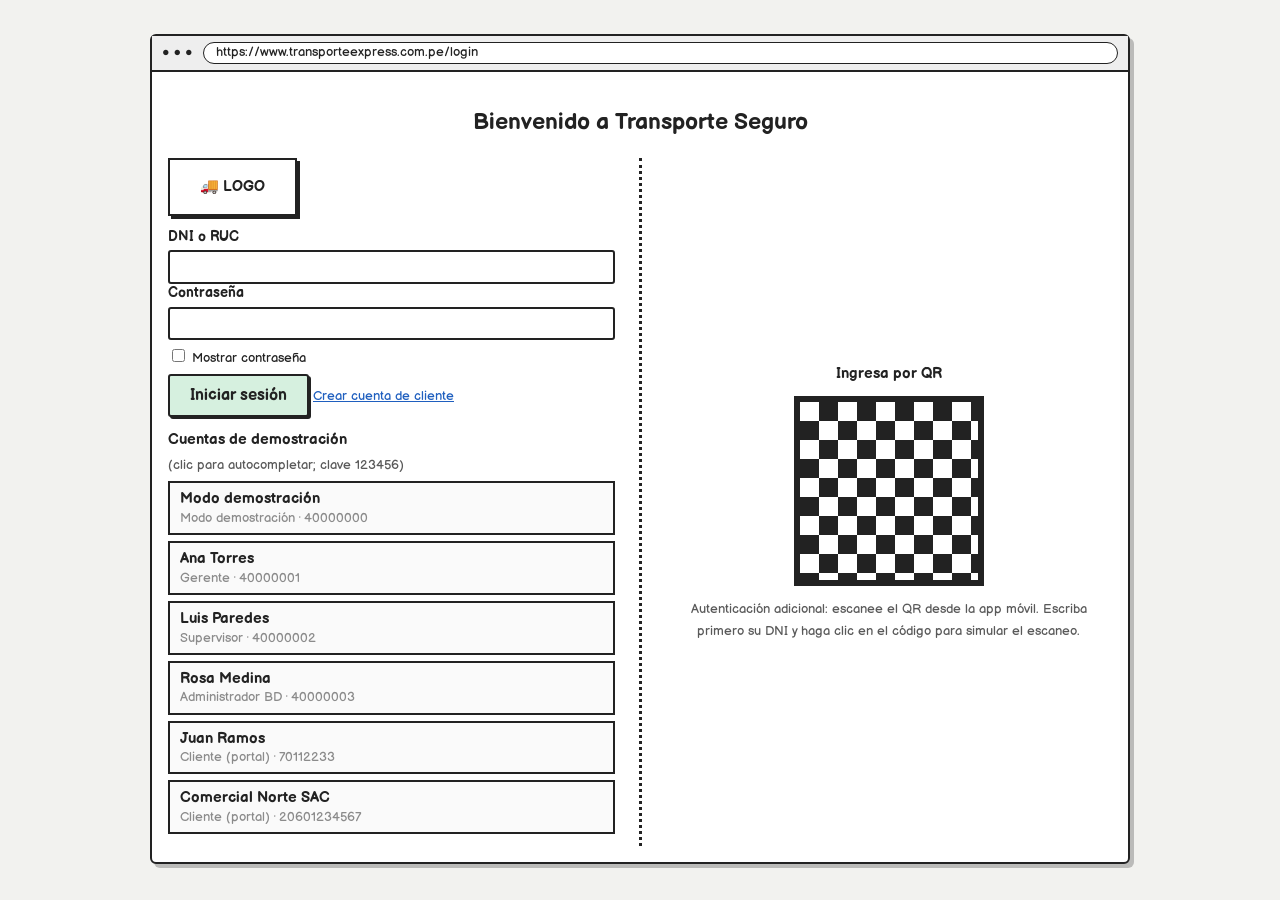
<file: prototipo/index.html>
<!doctype html>
<html lang="es">
<head>
<meta charset="utf-8">
<meta name="viewport" content="width=device-width,initial-scale=1">
<title>Transporte Seguro – Prototipo</title>
<link rel="preconnect" href="https://fonts.googleapis.com">
<link href="https://fonts.googleapis.com/css2?family=Balsamiq+Sans:wght@400;700&family=Inter:wght@400;500;600;700&display=swap" rel="stylesheet">
<link rel="stylesheet" href="css/styles.css">
</head>
<body>
<div id="app"></div>
<div id="toasts"></div>
<div id="modal-root"></div>
<script src="js/data.js"></script>
<script src="js/ui.js"></script>
<script src="js/modules.js"></script>
<script src="js/modules2.js"></script>
<script src="js/portal.js"></script>
<script src="js/main.js"></script>
</body>
</html>
</file>
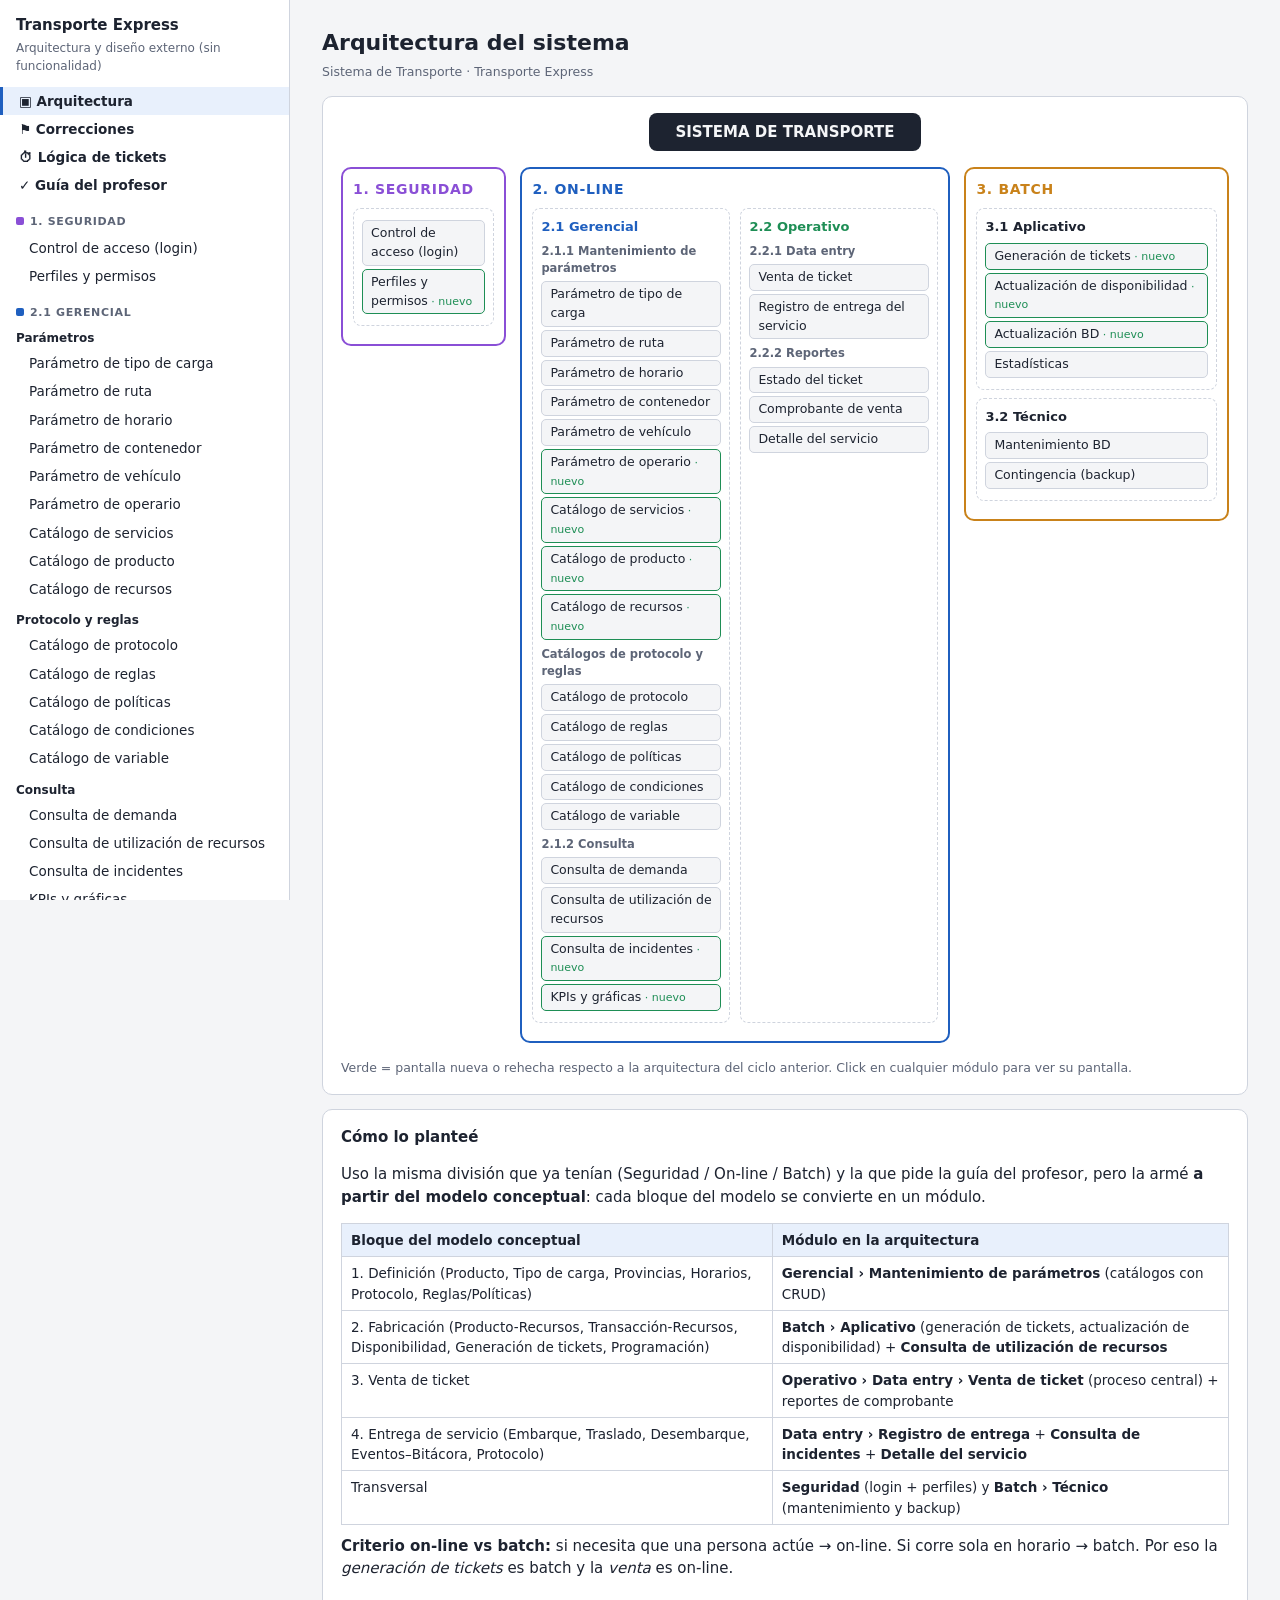
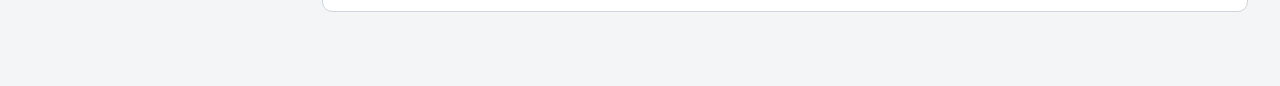
<file: arquitectura-transporte.html>
<!DOCTYPE html>
<html lang="es">
<head>
<meta charset="utf-8">
<meta name="viewport" content="width=device-width,initial-scale=1">
<title>Transporte Express – Arquitectura y Pantallas</title>
<style>
:root{
  --bg:#f4f5f7;--panel:#fff;--ink:#1d2330;--mute:#5d6577;--line:#cfd4de;
  --acc:#1f5fbf;--acc2:#e8f0fc;--ok:#1e8e55;--warn:#c9821a;--bad:#c23b3b;
  --seg:#8a4fd6;--gen:#1f5fbf;--ope:#1e8e55;--bat:#c9821a;
}
@media (prefers-color-scheme:dark){
  :root:not([data-theme=light]){--bg:#14171d;--panel:#1c2029;--ink:#e6e9ef;--mute:#9aa3b5;--line:#343b4a;--acc:#6ea3f5;--acc2:#1f2c45;--ok:#4cc38a;--warn:#e3a94d;--bad:#ee7b7b;--seg:#b58af0;--gen:#6ea3f5;--ope:#4cc38a;--bat:#e3a94d}
}
*{box-sizing:border-box}
body{margin:0;background:var(--bg);color:var(--ink);font:15px/1.5 system-ui,-apple-system,"Segoe UI",sans-serif;display:flex;min-height:100vh}
a{color:var(--acc)}
/* sidebar */
#side{width:290px;flex:none;background:var(--panel);border-right:1px solid var(--line);height:100vh;position:sticky;top:0;overflow:auto;padding:14px 0 30px}
#side h1{font-size:15px;margin:0 16px 2px}
#side .sub{font-size:12px;color:var(--mute);margin:0 16px 12px}
#side .g{font-size:11px;letter-spacing:.06em;text-transform:uppercase;color:var(--mute);margin:14px 16px 4px;font-weight:600}
#side .g i{display:inline-block;width:8px;height:8px;border-radius:2px;margin-right:6px}
#side .g2{font-size:12px;font-weight:600;margin:8px 16px 2px;color:var(--ink)}
#side a{display:block;padding:4px 16px 4px 26px;color:var(--ink);text-decoration:none;font-size:13.5px;border-left:3px solid transparent}
#side a:hover{background:var(--acc2)}
#side a.on{background:var(--acc2);border-left-color:var(--acc);font-weight:600}
#side a.top{padding-left:16px;font-weight:600}
main{flex:1;min-width:0;padding:26px 32px 60px;max-width:1150px}
.page{display:none}.page.on{display:block}
h2{font-size:22px;margin:0 0 4px}
.path{font-size:12.5px;color:var(--mute);margin-bottom:14px}
.card{background:var(--panel);border:1px solid var(--line);border-radius:10px;padding:16px 18px;margin:14px 0}
.card h3{margin:0 0 6px;font-size:15px}
.note{display:grid;grid-template-columns:1fr 1fr;gap:12px;margin:16px 0}
.note>div{background:var(--panel);border:1px solid var(--line);border-left:4px solid var(--acc);border-radius:8px;padding:10px 14px;font-size:13.5px}
.note>div.d{border-left-color:var(--warn)}
.note b{display:block;font-size:12px;letter-spacing:.05em;text-transform:uppercase;color:var(--mute);margin-bottom:2px}
@media(max-width:900px){body{display:block}#side{width:auto;height:auto;position:static}.note{grid-template-columns:1fr}main{padding:18px 14px}}
/* architecture diagram */
.arch{display:grid;gap:16px}
.root{justify-self:center;background:var(--ink);color:var(--bg);padding:8px 26px;border-radius:8px;font-weight:700}
.cols{display:grid;grid-template-columns:1fr 2.6fr 1.6fr;gap:14px;align-items:start}
@media(max-width:900px){.cols{grid-template-columns:1fr}}
.col{border:2px solid var(--c);border-radius:10px;padding:10px;background:var(--panel)}
.col>h4{margin:0 0 8px;color:var(--c);font-size:14px;text-transform:uppercase;letter-spacing:.05em}
.sub2{display:grid;grid-template-columns:1fr 1fr;gap:10px}
@media(max-width:1100px){.sub2{grid-template-columns:1fr}}
.grp{border:1px dashed var(--line);border-radius:8px;padding:8px;margin-bottom:8px}
.grp>h5{margin:0 0 6px;font-size:13px}
.grp>h6{margin:6px 0 4px;font-size:11.5px;color:var(--mute);font-weight:600}
.chip{display:block;font-size:12.5px;padding:3px 8px;border:1px solid var(--line);border-radius:5px;margin:3px 0;text-decoration:none;color:var(--ink);background:var(--bg)}
.chip:hover{border-color:var(--acc);background:var(--acc2)}
.chip.new{border-color:var(--ok)}
.chip.new::after{content:" · nuevo";color:var(--ok);font-size:11px}
table.t{border-collapse:collapse;width:100%;font-size:13.5px}
table.t th,table.t td{border:1px solid var(--line);padding:6px 9px;text-align:left;vertical-align:top}
table.t th{background:var(--acc2)}
.tag{font-size:11.5px;padding:1px 7px;border-radius:9px;background:var(--acc2);color:var(--acc);white-space:nowrap}
.tag.g{background:#e0f3e9;color:var(--ok)}.tag.r{background:#f8e1e1;color:var(--bad)}.tag.y{background:#fbefd6;color:var(--warn)}
@media (prefers-color-scheme:dark){:root:not([data-theme=light]) .tag.g{background:#1c3a2c}:root:not([data-theme=light]) .tag.r{background:#432427}:root:not([data-theme=light]) .tag.y{background:#40331a}}
.flow{display:flex;flex-wrap:wrap;gap:6px;align-items:stretch;margin:10px 0}
.flow>div{flex:1 1 140px;border:1px solid var(--line);border-radius:8px;padding:8px 10px;background:var(--bg);font-size:13px}
.flow>div b{display:block;color:var(--acc);font-size:12px}
.flow>span{align-self:center;color:var(--mute)}
code{background:var(--acc2);padding:1px 5px;border-radius:4px;font-size:13px}
/* wireframe */
.win{border:2px solid #222;border-radius:6px;background:#fff;color:#222;box-shadow:4px 4px 0 #2224;margin:10px 0 6px;overflow:hidden}
.win .bar{display:flex;align-items:center;gap:8px;border-bottom:2px solid #222;padding:5px 10px;background:#eee;font-size:12.5px}
.win .bar .url{flex:1;border:1.5px solid #222;border-radius:12px;background:#fff;padding:1px 12px;font-family:ui-monospace,Consolas,monospace;font-size:12px}
.win .bar .dots{letter-spacing:3px;font-weight:700}
.win .body{padding:14px 16px}
.win *{color:#222}
.win{font-family:"Segoe Print","Comic Sans MS","Bradley Hand",cursive}
.win .body{font-size:13px}
.win .hd{display:flex;justify-content:space-between;align-items:center;gap:10px;margin-bottom:10px;flex-wrap:wrap}
.win .hd b{font-size:15px}
.tabs{display:flex;gap:2px;margin-bottom:-2px;position:relative;flex-wrap:wrap}
.tabs span{border:2px solid #222;border-bottom:0;border-radius:6px 6px 0 0;padding:3px 12px;background:#ddd;font-size:12.5px}
.tabs span.on{background:#fff;font-weight:700}
.tabbody{border:2px solid #222;padding:12px;background:#fff}
.btn{display:inline-block;border:2px solid #222;padding:3px 14px;background:#fff;font-size:13px;box-shadow:2px 2px 0 #222;margin-right:4px;border-radius:3px}
.btn.p{background:#d8e6ff}.btn.ok{background:#d6f0df}.btn.no{background:#f6d9d9}
.tb{display:flex;gap:6px;justify-content:center;margin:0 0 10px;flex-wrap:wrap}
.tb .search{border:2px solid #222;padding:3px 10px;min-width:180px;font-size:13px;color:#666;border-radius:3px}
.win table{border-collapse:collapse;width:100%;font-size:12.5px}
.win th{background:#ccc;border:2px solid #222;padding:4px 7px;text-align:left;white-space:nowrap}
.win td{border:1px solid #222;padding:4px 7px}
.win tr.sel td{background:#d8e6ff}
.win .st{font-weight:700;font-size:11.5px}
.win .st.g{color:#146c3c}.win .st.r{color:#a22}.win .st.y{color:#8a5a00}
.ed{display:grid;grid-template-columns:1fr 1fr;gap:14px;margin-top:12px}
@media(max-width:900px){.ed{grid-template-columns:1fr}}
.panel{border:2px solid #222;padding:8px 10px;border-radius:4px;background:#fafafa}
.panel>.ph{font-weight:700;font-size:12.5px;border-bottom:1.5px solid #222;margin-bottom:6px;padding-bottom:2px;display:flex;justify-content:space-between}
.f{display:grid;grid-template-columns:130px 1fr;gap:6px;align-items:center;margin:5px 0;font-size:12.5px}
.f i{font-style:normal;border:2px solid #222;padding:2px 8px;background:#fff;min-height:24px;border-radius:3px}
.f i.empty{color:#999;background:#f2f2f2}
.f i.dd::after{content:" ▾";float:right}
.msg{border:2px solid #222;padding:6px 10px;margin:8px 0;font-size:12.5px;border-radius:4px}
.msg.ok{background:#d6f0df}.msg.er{background:#f6d9d9}.msg.wa{background:#fbefd6}
.steps{display:flex;gap:4px;margin-bottom:10px;flex-wrap:wrap}
.steps span{flex:1;min-width:100px;text-align:center;border:2px solid #222;padding:3px;font-size:12px;background:#eee}
.steps span.on{background:#d8e6ff;font-weight:700}
.steps span.done{background:#d6f0df}
.kpis{display:grid;grid-template-columns:repeat(auto-fit,minmax(200px,1fr));gap:10px;margin-bottom:12px}
.kpi{border:2px solid #222;padding:8px 10px;background:#fafafa;font-size:12px}
.kpi b{display:block;font-size:13px}.kpi .v{font-size:22px;font-weight:700}
.kpi small{display:block;color:#555}
.chart{border:2px solid #222;padding:8px 10px;background:#fafafa}
.chart b{font-size:12.5px}
.grid2{display:grid;grid-template-columns:1fr 1fr;gap:12px}
@media(max-width:900px){.grid2{grid-template-columns:1fr}}
.qr{width:150px;height:150px;background:
 conic-gradient(#222 25%,#fff 0 50%,#222 0 75%,#fff 0) 0 0/30px 30px;border:6px solid #222;margin:auto}
.doc{border:2px solid #222;padding:14px;background:#fff}
.hm{display:grid;grid-template-columns:110px repeat(7,1fr);gap:2px;font-size:11.5px}
.hm div{padding:4px;text-align:center;border:1px solid #222}
.hm .h{background:#ccc;font-weight:700}
.hm .a{background:#bfe6cf}.hm .m{background:#f7e2a9}.hm .s{background:#f0b3b3}
.bars{display:flex;align-items:flex-end;gap:8px;height:110px;border-left:2px solid #222;border-bottom:2px solid #222;padding:0 6px}
.bars div{flex:1;background:#7ea6e8;border:1.5px solid #222;text-align:center;font-size:10.5px;position:relative}
.bars div span{position:absolute;bottom:-18px;left:0;right:0;font-size:10.5px}
.tl{border-left:3px solid #222;margin-left:8px;padding-left:12px}
.tl div{margin:5px 0;font-size:12.5px;position:relative}
.tl div::before{content:"";position:absolute;left:-19px;top:5px;width:10px;height:10px;background:#fff;border:2px solid #222;border-radius:50%}
.tl div.d::before{background:#3aa66b}
body.solo #side,body.solo .note,body.solo h2,body.solo .path{display:none}
body.solo main{padding:12px;max-width:none}
body.solo .win{margin:0;box-shadow:none}
</style>
</head>
<body>
<nav id="side"></nav>
<main id="main"></main>

<script>
/* ============ helpers de wireframe ============ */
const win=(url,inner,title)=>`<div class="win"><div class="bar"><span class="dots">● ● ●</span><span class="url">${url}</span><span>${title||''}</span></div><div class="body">${inner}</div></div>`;
const btn=(t,c='')=>`<span class="btn ${c}">${t}</span>`;
const st=t=>{const c=/(HABILIT|DISPON|ACTIV|Sí|OK|CERRAD|EMITID|PAGAD|VIGENTE|CONFORME|Éxito)/i.test(t)?'g':/(SATUR|NO |INACT|ERROR|VENCID|FALL|Alto|Cr[ií]t)/i.test(t)?'r':'y';return `<span class="st ${c}">${t}</span>`};
const table=(cols,rows,opt={})=>`<table><thead><tr>${cols.map(c=>`<th>${c} ▴</th>`).join('')}</tr></thead><tbody>${rows.map((r,i)=>`<tr class="${i===(opt.sel??-1)?'sel':''}">${r.map((c,j)=>`<td>${(opt.st||[]).includes(j)?st(c):c}</td>`).join('')}</tr>`).join('')}</tbody></table>`;
const field=(l,v,cls='')=>`<div class="f"><span>${l}</span><i class="${v?cls:'empty '+cls}">${v||'—'}</i></div>`;
const fields=(arr,empty)=>arr.map(([l,v,c])=>field(l,empty?'':v,c||'')).join('');
const filters=(arr)=>`<div class="tb">${arr.map(a=>`<span class="search">${a}</span>`).join('')}${btn('Buscar','p')}</div>`;
const tabs=(list,on)=>`<div class="tabs">${list.map((t,i)=>`<span class="${i===on?'on':''}">${t}</span>`).join('')}</div>`;

/* catálogo: lista + detalle/edición + nuevo (tres estados que pide el profesor) */
function catalog({url,cols,rows,stcols,tabsList,tabOn}){
  const t=tabsList?tabs(tabsList,tabOn||0):'';
  return win(url,`${t}<div class="${tabsList?'tabbody':''}">
   <div class="tb">${btn('Agregar')}${btn('Editar')}${btn('Eliminar')}<span class="search">🔍 Buscar…</span></div>
   ${table(cols,rows,{sel:1,st:stcols||[]})}</div>`);
}
const kpi=(n,v,meta,f,extra)=>`<div class="kpi"><b>${n}</b><span class="v">${v}</span><small>Meta: ${meta}</small><small>Fórmula: ${f}</small><small>${extra}</small></div>`;
const bars=(arr)=>`<div class="bars">${arr.map(([l,h])=>`<div style="height:${h}%"><span>${l}</span></div>`).join('')}</div><div style="height:20px"></div>`;

/* ============ definición de pantallas ============ */
const S={};
const scr=(id,o)=>S[id]=o;

/* --- Seguridad --- */
scr('s_login',{t:'Control de acceso (login)',path:'1. Seguridad',
 purpose:'Primera pantalla: controla QUIÉN entra. Cliente, operario y administrador entran por aquí; “Registrarse” solo crea cuentas de tipo Cliente/Remitente.',
 defend:'El QR no es decoración: el operario en patio lo escanea desde la app móvil de su cuenta para entrar rápido con guantes/en campo. Pregunta típica: “¿por qué QR y cómo funciona?”.',
 render:()=>win('https://www.transporteexpress.com.pe/login',`
  <div style="text-align:center;font-size:20px;font-weight:700;margin-bottom:10px">Bienvenido a Transporte Express</div>
  <div style="display:grid;grid-template-columns:1fr 2px 1fr;gap:20px;align-items:center">
   <div><div style="text-align:center;margin-bottom:10px"><span class="btn" style="padding:16px 30px;font-weight:700">🚚 LOGO</span></div>
    ${field('DNI','')}${field('Contraseña','')}<div style="font-size:12.5px;margin:4px 0">☐ Mostrar contraseña</div>
    <div>${btn('Iniciar sesión','p')}</div><div style="margin-top:8px">${btn('Registrarse (cliente)')}</div>
    <div style="margin-top:8px;font-size:12.5px"><u>¿Olvidaste tu contraseña?</u></div></div>
   <div style="border-left:3px dotted #222;height:240px"></div>
   <div style="text-align:center"><b>Ingresa por QR</b><div class="qr" style="margin-top:8px"></div><div style="font-size:12px;margin-top:6px">Escanea desde la app de Transporte Express</div></div>
  </div>`)});
scr('s_perfiles',{t:'Perfiles y permisos',path:'1. Seguridad',
 purpose:'Controla QUÉ puede hacer cada perfil. Lista de perfiles a la izquierda, módulos/parámetros habilitados a la derecha, con permisos por acción (ver / crear / editar / eliminar).',
 defend:'“¿Qué puede hacer el Operario de Carga y por qué?” → Solo Entrega de servicio, ver ticket y bitácora; no toca catálogos ni ventas. Cliente: solo Venta de ticket y sus reportes.',
 render:()=>win('https://www.transporteexpress.com.pe/seguridad/perfiles',`
  <div class="grid2" style="grid-template-columns:1fr 1.6fr">
   <div class="panel"><div class="ph"><span>PERFILES</span></div>
    ${table(['Perfil','Usuarios'],[['Administrador BD','2'],['Gerente','3'],['Vendedor / Caja','6'],['Op. Transporte (conductor)','48'],['Op. Carga / Descarga','22'],['Cliente / Remitente','1 250']],{sel:1})}
    <div style="margin-top:8px">${btn('Nuevo','p')}${btn('Modificar')}${btn('Eliminar','no')}</div></div>
   <div class="panel"><div class="ph"><span>PRIVILEGIOS — Gerente</span></div>
    ${table(['Módulo / parámetro','Ver','Crear','Editar','Elim.'],[
     ['Parámetros: carga, ruta, horario, contenedor, vehículo','✔','✔','✔','✔'],
     ['Catálogo de producto y recursos','✔','✔','✔','✘'],
     ['Catálogo protocolo / reglas / políticas','✔','✔','✔','✘'],
     ['Consulta de demanda, utilización, incidentes','✔','—','—','—'],
     ['Tablero de KPIs','✔','—','—','—'],
     ['Venta de ticket','✘','✘','✘','✘'],
     ['Batch (generación de tickets, backup)','✔ solo ver','✘','✘','✘']],{sel:-1})}
   </div></div>
  <div class="msg wa">Asignar a un usuario: DNI ▾ ______ Perfil ▾ ______ Estado ▾ Activo ${btn('Asignar','ok')}</div>`)});

/* --- Catálogos (estilo simple: pestañas + tabla) --- */
const T5=['Vehículo','Carga','Contenedor','Ruta','Horario','Operario'];
const H='HABILITADO',NH='NO HABILITADO';
scr('p_vehiculo',{t:'Parámetro de vehículo',path:'2.1.1 Mantenimiento de parámetros',
 purpose:'Unidades vehiculares que la empresa puede usar como recurso: placa, tipo, ejes, carga máxima, consumo por 100 km, kilometraje, nivel de riesgo y si está habilitada.',
 defend:'Peso máximo y consumo por 100 km justifican la tarifa; la capacidad del vehículo impacta el costo. “Estado” en el catálogo = habilitada para operar; el cupo del día sale de Disponibilidad-Recursos.',
 render:()=>catalog({url:'https://www.transporteexpress.com.pe/gerencia/parametros/vehiculo',tabsList:T5,tabOn:0,
  cols:['Código','Placa','Recurso / Tipo','Ejes','Carga máx.','Consumo','Km actual','Riesgo','Estado'],stcols:[8],
  rows:[['r-veh-energ','XYZ123','Vehículo con energía','2','18000 kg','4 L/100km','45200 km','Bajo','DISPONIBLE'],['r-veh-susp','ABC345','Suspensión activa','4','12000 kg','12 L/100km','88100 km','Alto','NO DISPONIBLE'],['r-veh-cist','FGC576','Cisterna volátil','3','25000 kg','15 L/100km','32000 km','Bajo','DISPONIBLE'],['r-veh-std','DEF890','Estándar general','2','8000 kg','8 L/100km','12500 km','Bajo','DISPONIBLE']]})});
scr('p_carga',{t:'Parámetro de tipo de carga',path:'2.1.1 Mantenimiento de parámetros',
 purpose:'Tipos de carga que se pueden transportar: material (perecible, gas, inflamable, general, radioactivo, frágil, tóxico), medidas, peso y temperatura.',
 defend:'Define qué recursos exige el servicio (freezer para perecible, hermético para volátil, etc.).',
 render:()=>catalog({url:'https://www.transporteexpress.com.pe/gerencia/parametros/tipo-carga',tabsList:T5,tabOn:1,
  cols:['Código','Material','Alto','Ancho','Largo','Peso','Temperatura','Estado'],stcols:[7],
  rows:[['CG-001','Perecible','0.5 m','0.5 m','0.5 m','0.5 kg','12 °C',H],['CG-002','Gas','1 m','1 m','1 m','1 kg','−5 °C',H],['CG-003','Frágil','1.5 m','1.5 m','1.5 m','1.5 kg','0 °C',H],['CG-004','Radioactivo','2 m','2 m','2 m','2 kg','45 °C',NH]]})});
scr('p_contenedor',{t:'Parámetro de contenedor',path:'2.1.1 Mantenimiento de parámetros',
 purpose:'Tipos de contenedor vehicular con su material, capacidad en tickets, temperatura y qué cargas admite.',
 defend:'Política del modelo: el material del contenedor debe ser aplicable al tipo de carga.',
 render:()=>catalog({url:'https://www.transporteexpress.com.pe/gerencia/parametros/contenedor',tabsList:T5,tabOn:2,
  cols:['Código','Tipo','Material','Capacidad','Temperatura','Carga admitida','Estado'],stcols:[6],
  rows:[['r-cont-fzr','Freezer','MC-1','30 tickets','−20 / 10 °C','Perecible',H],['r-cont-shk','Anti-shock','MC-2','40 tickets','ambiente','Frágil',H],['r-cont-herm','Hermético','MC-1','20 tickets','0 / 20 °C','Volátil / Gas',H],['r-cont-blind','Blindado','MC-3','10 tickets','ambiente','Radioactivo',NH]]})});
scr('p_ruta',{t:'Parámetro de ruta',path:'2.1.1 Mantenimiento de parámetros',
 purpose:'Rutas origen → destino entre provincias, con paradas programadas y duración. La ruta guía a la unidad durante la entrega.',
 defend:'Origen y destino son las provincias del modelo (LIM, CHI, JUN, TAC, TRU…).',
 render:()=>catalog({url:'https://www.transporteexpress.com.pe/gerencia/parametros/ruta',tabsList:T5,tabOn:3,
  cols:['Código','Origen','Destino','Paradas','Distancia','Duración','Estado'],stcols:[6],
  rows:[['R-001','Lima','Chiclayo','Huacho, Trujillo','770 km','12 h',H],['R-002','Lima','Junín','La Oroya','300 km','6 h',H],['R-003','Trujillo','Tacna','Lima, Ica','1450 km','22 h',H],['R-004','Lima','Loreto','—','—','—',NH]]})});
scr('p_horario',{t:'Parámetro de horario',path:'2.1.1 Mantenimiento de parámetros',
 purpose:'Horarios de salida y llegada de los productos de transporte (día y hora). Con ellos se arma el calendario para generar tickets.',
 defend:'Es horario del producto, no turno del conductor (eso va en operario).',
 render:()=>catalog({url:'https://www.transporteexpress.com.pe/gerencia/parametros/horario',tabsList:T5,tabOn:4,
  cols:['Código','Día salida','Hora salida','Día llegada','Hora llegada','Estado'],stcols:[5],
  rows:[['HOR-001','Lunes','9:00 PM','Martes','10:00 AM',H],['HOR-002','Miércoles','8:00 AM','Miércoles','8:00 PM',H],['HOR-003','Viernes','2:00 PM','Sábado','10:00 AM',H],['HOR-004','Domingo','5:00 AM','Domingo','5:00 PM',NH]]})});
scr('p_operario',{t:'Parámetro de operario',path:'2.1.1 Mantenimiento de parámetros',
 purpose:'Conductores, ayudantes y autómatas de carga/descarga, con su turno y estado.',
 defend:'Aquí van los turnos y pausas del conductor.',
 render:()=>catalog({url:'https://www.transporteexpress.com.pe/gerencia/parametros/operario',tabsList:T5,tabOn:5,
  cols:['Código','Nombre','Rol','Licencia','Turno','Estado'],stcols:[5],
  rows:[['OP-001','Luis Quispe','Conductor','A-IIIc','06:00–14:00','ACTIVO'],['OP-002','Marta Rojas','Ayudante','—','14:00–22:00','ACTIVO'],['AUT-001','Autómata perecible','Autómata','—','24 h','ACTIVO'],['OP-003','Pedro Gil','Conductor','A-IIIb','22:00–05:00','INACTIVO']]})});
scr('p_servicio',{t:'Catálogo de servicios',path:'2.1.1 Mantenimiento de parámetros',
 purpose:'Servicios de transporte que ofrece la empresa. “Habilitado” = la empresa está autorizada/equipada para realizarlo.',
 defend:'Pregunta del profesor: qué significa disponible/no disponible en el catálogo → la empresa está habilitada para ese servicio.',
 render:()=>catalog({url:'https://www.transporteexpress.com.pe/gerencia/catalogos/servicios',
  cols:['Código','Servicio','Protocolo','Estado'],stcols:[3],
  rows:[['SER-001','Transporte de carga perecible','PROT-001',H],['SER-002','Transporte de carga frágil','PROT-001',H],['SER-003','Transporte de carga volátil','PROT-002',NH]]})});
scr('p_producto',{t:'Catálogo de producto de transporte',path:'2.1.1 Mantenimiento de parámetros',
 purpose:'Producto = origen + destino + horario de salida/llegada + tipo de carga. Es lo que se programa y de lo que se fabrican tickets.',
 defend:'Sin producto no hay qué programar en la generación de tickets.',
 render:()=>catalog({url:'https://www.transporteexpress.com.pe/gerencia/catalogos/producto',
  cols:['Producto','Origen','Destino','Salida','Llegada','Tipo carga','Estado'],stcols:[6],
  rows:[['ST-001','Lima','Chiclayo','Mié 8:00 AM','Mié 8:00 PM','Perecible',H],['ST-002','Lima','Junín','Lun 9:00 PM','Mar 10:00 AM','Frágil',H],['ST-162','Trujillo','Tacna','Vie 2:00 PM','Sáb 10:00 AM','Volátil',NH]]})});
scr('p_recurso',{t:'Catálogo de recursos de transporte',path:'2.1.1 Mantenimiento de parámetros',
 purpose:'Recursos que consume un servicio (contenedores, unidades, autómatas), su tipo y la transacción donde se usan.',
 defend:'Base de Disponibilidad-Recursos: cada recurso tiene capacidad por ventana de tiempo.',
 render:()=>catalog({url:'https://www.transporteexpress.com.pe/gerencia/catalogos/recursos',
  cols:['Código','Recurso','Tipo','Condición de uso','Transacción','Estado'],stcols:[5],
  rows:[['r-cont-fzr','Contenedor con freezer','físico','según la carga','embarcar',H],['r-veh-energ','Unidad con energía','físico','según el contenedor','transportar',H],['r-auto-peres','Autómata perecible','tecnológico','según la carga','embarcar / desembarcar',H]]})});
scr('c_protocolo',{t:'Catálogo de protocolo',path:'2.1.1 Mantenimiento de parámetros',
 purpose:'Secuencia de eventos de cada servicio y la condición para pasar de una etapa a otra (ej. Ejecutar traslado). Cada cambio queda con fecha y motivo.',
 defend:'“¿Qué condición hace pasar de etapa?” → ticket validado y unidad asignada; cada paso genera un evento en la bitácora.',
 render:()=>catalog({url:'https://www.transporteexpress.com.pe/gerencia/catalogos/protocolo',
  cols:['Protocolo','Servicio','Secuencia de eventos','Condición de activación','Versión','Estado'],stcols:[5],
  rows:[['PROT-001','Perecible / Frágil','Validar ticket → Ruta → Salida → Paradas → Cierre','Ticket validado + unidad asignada','v3','VIGENTE'],['PROT-002','Volátil','Validar → Ruta segura → Salida → Cierre','Ticket validado + contenedor hermético','v1','NO VIGENTE']]})});
scr('c_reglas',{t:'Catálogo de reglas',path:'2.1.1 Mantenimiento de parámetros',
 purpose:'Reglas de negocio formadas por condiciones unidas con and/or; se validan al vender el ticket.',
 defend:'Regla 1: un remitente compra a lo más “r” tickets por unidad. Regla 2: carga volátil obliga a comprar todos los tickets.',
 render:()=>catalog({url:'https://www.transporteexpress.com.pe/gerencia/catalogos/reglas',
  cols:['Regla','Descripción','Condiciones','Conector','Estado'],stcols:[4],
  rows:[['REG-01','Un remitente compra a lo más “r” tickets en una unidad','cond01, cond02','and','ACTIVA'],['REG-02','Carga volátil: comprar todos los tickets del tanque','cond03, cond04','and','ACTIVA']]})});
scr('c_politicas',{t:'Catálogo de políticas',path:'2.1.1 Mantenimiento de parámetros',
 purpose:'Combinaciones permitidas entre catálogos: contenedores ↔ unidades y material del contenedor ↔ tipo de carga.',
 defend:'La regla se evalúa en una transacción; la política es una tabla de combinaciones permitidas.',
 render:()=>catalog({url:'https://www.transporteexpress.com.pe/gerencia/catalogos/politicas',
  cols:['Política','Descripción','Relaciona','Estado'],stcols:[3],
  rows:[['POL-01','Se asignan contenedores a las unidades vehiculares','Contenedor ↔ Placa','VIGENTE'],['POL-02','Material del contenedor aplicable a n tipos de carga','Tipo de carga ↔ Material','VIGENTE']]})});
scr('c_condiciones',{t:'Catálogo de condiciones',path:'2.1.1 Mantenimiento de parámetros',
 purpose:'Comparación de una variable contra un parámetro, con la acción si es verdadera o falsa.',
 defend:'cond01: numero_tickets < r → V: ok, F: cond02.',
 render:()=>catalog({url:'https://www.transporteexpress.com.pe/gerencia/catalogos/condiciones',
  cols:['Código','Descripción','Operador','Parámetro','Acción V','Acción F'],
  rows:[['cond01','numero_tickets < r','EQ','r','ok','cond02'],['cond02','numero_unidades = 1','EQ','1','ok','null'],['cond03','tipo_carga = V','EQ','V','cond04','ok']]})});
scr('c_variable',{t:'Catálogo de variables',path:'2.1.1 Mantenimiento de parámetros',
 purpose:'Variables usadas por las condiciones: qué miden, su categoría y a qué entidad pertenece su valor.',
 defend:'Conecta reglas → condiciones → variables.',
 render:()=>catalog({url:'https://www.transporteexpress.com.pe/gerencia/catalogos/variables',
  cols:['Código','Descripción','Categoría','Valor'],
  rows:[['numero_tickets','Tickets que ocupará la carga','Parque','Evento'],['tipo_carga','Tipo de carga del ticket','Parque','Ticket'],['cap_tanque','Capacidad de tickets del tanque','Parque','Unidad vehicular']]})});

/* --- Consultas --- */
scr('q_demanda',{t:'Consulta de demanda',path:'2.1.2 Consulta',
 purpose:'Servicios/tickets vendidos por período, ruta y tipo de carga. Solo lectura con filtros.',
 defend:'Consulta ≠ reporte: se explora en pantalla, no se descarga.',
 render:()=>win('https://www.transporteexpress.com.pe/gerencia/consultas/demanda',`
  ${filters(['Desde: 01/06/2026','Hasta: 30/06/2026','Ruta: Todas ▾','Tipo carga: Todas ▾'])}
  ${table(['Producto','Ruta','Horario','Tickets vendidos','Capacidad','Ocupación','Tipo de carga'],[['ST-001','LIM→CHI','Mié 8:00','2 340','2 600','90 %','Perecible'],['ST-002','LIM→JUN','Lun 21:00','1 480','2 200','67 %','Frágil'],['ST-162','TRU→TAC','Vie 14:00','310','800','39 %','Volátil']],{sel:0})}
  <div class="msg" style="margin-top:8px">Detalle ST-001: por semana → S1 560 · S2 610 · S3 590 · S4 580 &nbsp; ${btn('Ver clientes')}</div>
  <div style="font-size:12px">Página 1 de 3 ◀ ▶ &nbsp; Orden: Ocupación ▾</div>`)});
scr('q_recursos',{t:'Consulta de utilización de recursos',path:'2.1.2 Consulta',
 purpose:'Mapa de disponibilidad de recursos por día (Disponibilidad-Recursos): capacidad máxima vs tickets ocupados y estado disponible/saturado.',
 defend:'Aquí sí se ve “disponible/saturado”: es dato calculado por ticket, no un atributo del catálogo.',
 render:()=>win('https://www.transporteexpress.com.pe/gerencia/consultas/utilizacion',`
  ${filters(['Recurso: Todos ▾','Semana: 22/06–28/06','Estado: Todos ▾'])}
  <div class="hm"><div class="h">Recurso</div><div class="h">Lun</div><div class="h">Mar</div><div class="h">Mié</div><div class="h">Jue</div><div class="h">Vie</div><div class="h">Sáb</div><div class="h">Dom</div>
   <div>r-cont-fzr</div><div class="s">30/30</div><div class="m">21/30</div><div class="a">9/30</div><div class="a">0/30</div><div class="m">18/30</div><div class="a">5/30</div><div class="a">0/30</div>
   <div>r-cont-anti-shk</div><div class="m">25/40</div><div class="s">40/40</div><div class="s">40/40</div><div class="m">30/40</div><div class="a">2/40</div><div class="a">0/40</div><div class="a">0/40</div>
   <div>r-cont-herm</div><div class="a">0/20</div><div class="a">4/20</div><div class="m">12/20</div><div class="s">20/20</div><div class="m">14/20</div><div class="a">1/20</div><div class="a">0/20</div>
   <div>r-uni-veh-susp</div><div class="s">1/1</div><div class="s">1/1</div><div class="a">0/1</div><div class="a">0/1</div><div class="s">1/1</div><div class="a">0/1</div><div class="a">0/1</div></div>
  <div style="font-size:12px;margin-top:6px">■ verde: disponible · ■ amarillo: &gt;50 % ocupado · ■ rojo: saturado</div>`)});
scr('q_incidentes',{t:'Consulta de incidentes / bitácora de eventos',path:'2.1.2 Consulta',
 purpose:'Eventos de la bitácora del traslado con filtros por fecha, ticket, estado. Permite detectar retrasos o rechazos de carga.',
 defend:'Basado en “Eventos–Bitácora” del modelo: EVT-LLEGADA, EVT-VAL-TICKET, EVT-INI-RUTA, EVT-PASO-COOR, EVT-PARADA, EVT-EMBARQUE, EVT-ENTREGA, EVT-CIERRE.',
 render:()=>win('https://www.transporteexpress.com.pe/gerencia/consultas/incidentes',`
  ${filters(['Fecha: 02/07/2026','Ticket: ______','Estado: Todos ▾','Solo incidentes ☐'])}
  ${table(['Cód. evento','Fecha/Hora','Transacción','Operación','Estado','Resultado'],[['EVT-LLEGADA','02/07 07:50','Llegada de transporte','leer_ticket','RUTA','Unidad en zona de parqueo'],['EVT-VAL-TICKET','02/07 07:55','Validar ticket','validar_ticket','RUTA','Ticket y placa confirmados'],['EVT-INI-RUTA','02/07 08:00','Registrar inicio','registrar_salida','RUTA','Salida registrada'],['EVT-PARADA','02/07 11:00','Llegada a parada','comprobar_llegada_parada','RUTA','Puntualidad validada'],['EVT-EMBARQUE','02/07 12:00','Embarque de carga','verificar_especificaciones','EMBA','Carga conforme'],['EVT-ENTREGA','03/07 08:00','Entrega','validar_usuario_destinatario','ENTR','Carga entregada']],{sel:4})}`)});
scr('q_kpi',{t:'Tablero de KPIs y gráficas',path:'2.1.2 Consulta',
 purpose:'Indicadores con fórmula, unidad, meta, período, fuente y responsable; más gráficas con título, ejes y filtros.',
 defend:'“¿Para qué sirve este KPI y cómo se calcula?” está escrito en cada tarjeta. KPI = valor puntual con meta; gráfica = tendencia.',
 render:()=>win('https://www.transporteexpress.com.pe/gerencia/indicadores',`
  ${filters(['Período: Jun-2026 ▾','Ruta: Todas ▾'])}
  <div class="kpis">
   ${kpi('Ocupación de vehículos','82 %','85 %','tickets ocupados ÷ capacidad máx.','Fuente: Disponibilidad-Recursos · Resp.: Jefe de operaciones')}
   ${kpi('Rentabilidad por ruta','S/ 41 200','S/ 45 000','ingresos − costo (combustible, operario)','Fuente: Ventas + Parámetro vehículo · Resp.: Gerente')}
   ${kpi('Utilización de capacidad','76 %','80 %','tickets vendidos ÷ tickets generados','Fuente: Lote-tickets · Resp.: Jefe comercial')}
   ${kpi('Puntualidad en paradas','94 %','95 %','paradas a tiempo ÷ paradas totales','Fuente: Bitácora · Resp.: Op. Transporte')}
  </div>
  <div class="grid2">
   <div class="chart"><b>Servicios por ruta – Jun 2026 (barras)</b>${bars([['LIM-CHI',90],['LIM-JUN',65],['TRU-TAC',40],['LIM-ICA',55]])}<small>Eje Y: tickets vendidos (miles) · Eje X: ruta</small></div>
   <div class="chart"><b>Rentabilidad mensual (líneas)</b><svg viewBox="0 0 300 120" style="width:100%;height:120px;border-left:2px solid #222;border-bottom:2px solid #222"><polyline fill="none" stroke="#1f5fbf" stroke-width="3" points="10,90 60,70 110,75 160,45 210,50 270,25"/></svg><small>Eje Y: soles · Eje X: Ene–Jun</small></div>
  </div>`)});

/* --- Operativo --- */
const step=(n,on)=>`<div class="steps">${['1 Buscar servicio','2 Datos de carga','3 Reserva','4 Orden de pago','5 Ticket emitido'].map((s,i)=>`<span class="${i+1===on?'on':i+1<on?'done':''}">${s}</span>`).join('')}</div>`;
scr('o_venta',{t:'Venta de ticket (proceso central)',path:'2.2.1 Data entry',
 purpose:'Flujo completo de 5 pasos. Consulta disponibilidad en tiempo real, valida reglas, RESERVA los tickets (con vencimiento), genera orden de pago y emite el ticket al confirmar el pago.',
 defend:'Punto crítico del profesor: el cupo se reserva en el momento (no “por día o semana”). La reserva descuenta de la capacidad del recurso en esa ventana; si no se paga, vence y se libera (batch).',
 render:()=>
  win('https://www.transporteexpress.com.pe/ventas/nuevo · Paso 1',`${step(1,1)}
   ${filters(['Origen: LIM ▾','Destino: CHI ▾','Fecha desde: 22/06','Fecha hasta: 30/06','Tipo carga: Perecible ▾'])}
   ${table(['Producto','Salida','Llegada','Recursos','Capacidad','Ocupados','Disponibles','Estado','Tarifa',''],[['ST-001','Mié 24/06 8:00','Mié 24/06 20:00','fzr + veh-energ','30','20','10','DISPONIBLE','S/ 120','[Elegir]'],['ST-001','Mié 01/07 8:00','Mié 01/07 20:00','fzr + veh-energ','30','30','0','SATURADO','S/ 120','—']],{sel:0,st:[7]})}`,'Buscar')+
  win('https://www.transporteexpress.com.pe/ventas/nuevo · Paso 2',`${step(2,2)}
   <div class="grid2"><div class="panel"><div class="ph">DATOS DE LA CARGA</div>${field('Remitente (DNI)','70112233')}${field('Tipo de carga','CG-001 Perecible','dd')}${field('Peso / medidas','0.5 kg · 0.5×0.5×0.5 m')}${field('Temperatura','12 °C','dd')}${field('N° de tickets','3')}${field('Destinatario','Comercial Norte SAC')}</div>
   <div class="panel"><div class="ph">VALIDACIÓN DE REGLAS Y POLÍTICAS</div>${table(['Regla','Resultado'],[['REG-01 tickets (3) ≤ r (5)','OK'],['REG-02 carga volátil → comprar todo','No aplica'],['POL-02 contenedor freezer admite perecible','OK']],{st:[1]})}<div class="msg ok">✔ Cumple las reglas</div></div></div>
   <div style="text-align:right">${btn('Atrás')}${btn('Reservar','p')}</div>`)+
  win('https://www.transporteexpress.com.pe/ventas/nuevo · Paso 3',`${step(3,3)}
   <div class="msg ok">✔ 3 tickets reservados en r-cont-fzr / r-veh-energ (24/06 8:00–20:00). Disponibles: 10 → 7</div>
   <div class="msg wa">⏱ La reserva vence en <b>14:32</b>. Si no se paga, los tickets se liberan.</div>
   ${table(['Ítem','Cant.','Tarifa','Subtotal'],[['ST-001 LIM→CHI Perecible','3','S/ 120','S/ 360']],{sel:-1})}<div style="text-align:right">${btn('Cancelar reserva','no')}${btn('Continuar','p')}</div>`)+
  win('https://www.transporteexpress.com.pe/ventas/nuevo · Paso 4',`${step(4,4)}
   <div class="grid2"><div class="panel"><div class="ph">ORDEN DE PAGO N° OP-000451</div>${field('Cliente','70112233 – J. Ramos')}${field('Total','S/ 360.00')}${field('Medio de pago','Tarjeta ▾ / Yape / Efectivo caja','dd')}${field('Vence','22/06 10:15')}</div>
   <div class="panel"><div class="ph">ESTADO</div><div class="msg wa">Pago pendiente</div><div class="msg er">Ejemplo de error: “La reserva venció. Los tickets fueron liberados.”</div></div></div>
   <div style="text-align:right">${btn('Pagar','ok')}${btn('Cancelar','no')}</div>`)+
  win('https://www.transporteexpress.com.pe/ventas/nuevo · Paso 5',`${step(5,5)}
   <div class="msg ok">✔ Pago confirmado. Se emitieron 3 tickets: TK-88101, TK-88102, TK-88103. El servicio quedó habilitado para la ejecución.</div>
   <div>${btn('Ver comprobante')}${btn('Ver estado del ticket')}${btn('Nueva venta','p')}</div>`)});
scr('o_entrega',{t:'Registro de entrega del servicio',path:'2.2.1 Data entry',
 purpose:'El operario valida el ticket, registra salida, paradas, embarque, desembarque y cierre. Cada acción genera un evento en la bitácora y actualiza el estado del ticket (RUTA → EMBA → ENTR).',
 defend:'Sigue el protocolo “Ejecutar traslado”: ticket validado y unidad asignada → recién ahí se habilitan los botones siguientes.',
 render:()=>win('https://www.transporteexpress.com.pe/operacion/entrega',`
  <div class="grid2" style="grid-template-columns:1.2fr 1fr">
  <div><div class="panel"><div class="ph">1. VALIDAR TICKET</div>${field('Ticket / QR','TK-88101')}${field('Placa unidad','XYZ123')}${field('Contenedor','CONT01 (freezer)')}<div class="msg ok">✔ Ticket y placa confirmados</div>${btn('Validar','p')}</div>
  <div class="panel" style="margin-top:10px"><div class="ph">2. ACCIONES DEL TRASLADO</div>
   <div>${btn('Registrar salida','ok')}${btn('Leer posición actual')}${btn('Llegada a parada')}</div><div style="margin-top:6px">${btn('Embarcar carga')}${btn('Desembarcar carga')}${btn('Cerrar ticket','p')}</div>
   ${field('Observación','Carga conforme, espacio asignado')}</div></div>
  <div class="panel"><div class="ph">BITÁCORA DEL TICKET</div><div class="tl"><div class="d">02/07 07:50 · Llegada de transporte</div><div class="d">07:55 · Ticket validado</div><div class="d">08:00 · Salida registrada</div><div class="d">09:30 · Paso por coordenadas</div><div class="d">11:00 · Llegada a parada</div><div class="d">12:00 · Embarque conforme</div><div>03/07 08:00 · Entrega (pendiente)</div><div>08:15 · Cierre (pendiente)</div></div></div></div>`)});

/* --- Reportes --- */
scr('r_estado',{t:'Estado del ticket',path:'2.2.2 Reportes',
 purpose:'Documento consolidado con el estado de los tickets de un cliente/remitente. Descargable.',
 defend:'Consulta vs reporte: este se imprime/descarga en PDF o Excel y trae totales.',
 render:()=>win('https://www.transporteexpress.com.pe/reportes/estado-ticket',`
  ${filters(['Cliente: 70112233','Período: 01/06–30/06','Estado: Todos ▾'])}
  <div class="doc"><b>Reporte de estado de tickets — J. Ramos — Junio 2026</b><br><br>
  ${table(['Ticket','Producto','Ruta','Fecha servicio','Estado'],[['TK-88101','ST-001','LIM→CHI','24/06','ENTREGADO'],['TK-88102','ST-001','LIM→CHI','24/06','EN RUTA'],['TK-88103','ST-001','LIM→CHI','24/06','PAGADO'],['TK-80012','ST-002','LIM→JUN','08/06','CERRADO']],{sel:-1,st:[4]})}
  <div style="margin-top:8px">Total tickets: 4 · Entregados/cerrados: 2 · En curso: 2</div></div>
  <div style="margin-top:8px">${btn('Descargar PDF','p')}${btn('Descargar Excel')}${btn('Imprimir')}</div>`)});
scr('r_comprobante',{t:'Comprobante de venta',path:'2.2.2 Reportes',
 purpose:'Comprobante emitido tras el pago de la orden (boleta/factura) con detalle de tickets.',
 defend:'Se genera solo cuando la orden de pago está PAGADA.',
 render:()=>win('https://www.transporteexpress.com.pe/reportes/comprobante/B001-000231',`
  <div class="doc" style="max-width:560px;margin:auto"><div style="display:flex;justify-content:space-between"><b>TRANSPORTE EXPRESS S.A.C.</b><span>BOLETA B001-000231</span></div><div style="font-size:12.5px">RUC 20XXXXXXXXX · Fecha: 22/06/2026 · Cliente: J. Ramos (DNI 70112233)</div><br>
  ${table(['Descripción','Cant.','P. unit.','Total'],[['Servicio transporte perecible LIM→CHI (24/06 8:00)','3','120.00','360.00']],{sel:-1})}
  <div style="text-align:right;margin-top:6px">Subtotal 305.08 · IGV 54.92 · <b>Total S/ 360.00</b></div><div style="font-size:12px">Orden de pago OP-000451 · Medio: Tarjeta</div></div>
  <div style="margin-top:8px;text-align:center">${btn('Descargar PDF','p')}${btn('Imprimir')}</div>`)});
scr('r_detalle',{t:'Detalle del servicio',path:'2.2.2 Reportes',
 purpose:'Resumen del servicio ejecutado: ruta, unidad, contenedor, operarios, eventos y resultado.',
 defend:'Une venta (ticket) con entrega (bitácora): es la “historia” completa de un servicio.',
 render:()=>win('https://www.transporteexpress.com.pe/reportes/detalle-servicio',`
  ${filters(['Ticket: TK-88101','Ver bitácora ☑'])}
  <div class="doc"><b>Detalle del servicio EVT-TRANS-007</b>
  <div class="grid2" style="margin-top:8px"><div>${field('Producto','ST-001 LIM→CHI')}${field('Unidad / placa','XYZ123')}${field('Contenedor','CONT01 freezer')}${field('Conductor','Luis Quispe')}</div>
  <div>${field('Salida real','24/06 08:02')}${field('Llegada real','24/06 19:40')}${field('Puntualidad','Validada')}${field('Resultado','Carga entregada al destinatario')}</div></div>
  <div style="margin-top:8px;font-size:12.5px">Operaciones: planificar_ruta, registrar_salida, seguimiento_ruta, llegada_parada, embarcar, desembarcar, cerrar_ticket</div></div>
  <div style="margin-top:8px">${btn('Descargar PDF','p')}${btn('Imprimir')}</div>`)});

/* --- Batch --- */
scr('b_tickets',{t:'Generación de tickets (fabricación)',path:'3.1 Batch / Aplicativo',
 purpose:'Proceso automático: dado un rango de fechas, toma los productos habilitados, sus horarios y los recursos requeridos, y FABRICA un lote de tickets por cada ventana. La capacidad del lote = mínimo de capacidad libre de los recursos comprometidos.',
 defend:'Es la respuesta a lo que el profesor observó: la disponibilidad no es “por día o semana”, es por recurso × ventana horaria; los recursos quedan comprometidos por el Evento creador y no se pueden duplicar.',
 render:()=>win('https://www.transporteexpress.com.pe/batch/generacion-tickets',`
  <div class="grid2"><div class="panel"><div class="ph">PARÁMETROS DE LA CORRIDA</div>${field('Rango de fechas','01/07/2026 – 31/07/2026')}${field('Productos','Todos los habilitados','dd')}${field('Frecuencia','Diaria 02:00 · horizonte 30 días','dd')}${field('Al detectar conflicto','Omitir y reportar','dd')}<div>${btn('Guardar programación','ok')}${btn('Ejecutar ahora','p')}</div></div>
  <div class="panel"><div class="ph">ÚLTIMA EJECUCIÓN — 20/09 02:00</div><div class="msg ok">✔ 186 lotes generados · 5 580 tickets · 2 conflictos omitidos</div><div class="msg wa">Conflicto: r-cont-herm ya comprometido 24/07 08:00–20:00 (ST-010)</div></div></div>
  ${table(['Producto','Ventana (inicio → fin)','Recursos comprometidos','Capacidad lote','Tickets generados','Estado'],[['ST-001','01/07 08:00 → 01/07 20:00','r-cont-fzr, r-veh-energ','30','30','GENERADO'],['ST-002','06/07 21:00 → 07/07 10:00','r-cont-anti-shk, r-uni-veh-susp','40','40','GENERADO'],['ST-010','24/07 08:00 → 24/07 20:00','r-cont-herm','20','0','ERROR – conflicto']],{sel:-1,st:[5]})}`)});
scr('b_disp',{t:'Actualización de disponibilidad y reservas vencidas',path:'3.1 Batch / Aplicativo',
 purpose:'Recalcula el estado de Disponibilidad-Recursos (tickets ocupados, saturado/disponible) y libera reservas de tickets cuyo pago venció.',
 defend:'La reserva en línea decrementa cupo al instante; este batch corrige inconsistencias y libera cupo huérfano.',
 render:()=>win('https://www.transporteexpress.com.pe/batch/disponibilidad',`
  <div class="tb">${btn('Programar')}${btn('Ejecutar ahora','p')}<span class="search">Cada 5 min · Estado: ACTIVO</span></div>
  ${table(['Corrida','Reservas vencidas liberadas','Recursos recalculados','Pasaron a SATURADO','Volvieron a DISPONIBLE','Resultado'],[['20/09 10:05','4','38','1','2','OK'],['20/09 10:00','0','38','0','0','OK'],['20/09 09:55','7','38','0','3','OK']],{sel:0,st:[5]})}`)});
scr('b_bd',{t:'Actualización de BD (tablas maestras)',path:'3.1 Batch / Aplicativo',
 purpose:'Actualiza tarifas, cierra tickets no consumidos, refresca tablas maestras y atributos acumulados.',
 defend:'Todo lo que corre sin usuario presente va en batch; lo que requiere acción de usuario es online.',
 render:()=>win('https://www.transporteexpress.com.pe/batch/actualizacion-bd',`
  ${table(['Proceso','Frecuencia','Última corrida','Registros afectados','Estado'],[['Cierre de tickets no consumidos','Diaria 03:00','20/09 03:00','128','OK'],['Actualización de tarifas por combustible','Semanal (lunes)','14/09 04:00','62','OK'],['Actualización de atributos de cliente','Diaria 03:30','20/09 03:30','1 250','OK']],{sel:-1,st:[4]})}
  <div style="margin-top:8px">${btn('Nueva programación')}${btn('Ejecutar seleccionado','p')}</div>`)});
scr('b_stats',{t:'Generación de estadísticas',path:'3.1 Batch / Aplicativo',
 purpose:'Precalcula demanda por ruta, ocupación y rentabilidad para alimentar consultas y KPIs sin sobrecargar la BD operativa.',
 defend:'Los KPIs del tablero salen de aquí.',
 render:()=>win('https://www.transporteexpress.com.pe/batch/estadisticas',`
  ${table(['Estadística','Alimenta a','Frecuencia','Última corrida','Duración','Estado'],[['Demanda por ruta y período','Consulta de demanda','Diaria 01:00','20/09 01:00','2 min','OK'],['Ocupación por recurso','Consulta de utilización','Cada hora','20/09 10:00','40 s','OK'],['Rentabilidad por ruta','Tablero de KPIs','Mensual (día 1)','01/09 00:30','6 min','OK']],{sel:-1,st:[5]})}
  <div style="margin-top:8px">${btn('Ejecutar ahora','p')}${btn('Ver historial')}</div>`)});
scr('b_mant',{t:'Mantenimiento de BD',path:'3.2 Batch / Técnico',
 purpose:'Monitoreo de consultas lentas, gestión de datos obsoletos, análisis de frecuencia de uso y acciones correctivas (reindexar, archivar).',
 defend:'Se olvida a menudo; el profesor pregunta para qué sirve cada opción.',
 render:()=>win('https://www.transporteexpress.com.pe/tecnico/mantenimiento-bd',`
  <div class="grid2"><div class="panel"><div class="ph">CONSULTAS LENTAS (últimas 24 h)</div>${table(['Consulta','Tiempo','Veces'],[['Disponibilidad por ventana','4.8 s','312'],['Demanda por período','3.1 s','45']],{sel:0})}<div style="margin-top:6px">${btn('Reindexar','p')}${btn('Analizar plan')}</div></div>
  <div class="panel"><div class="ph">DATOS OBSOLETOS</div>${table(['Tabla','Antigüedad','Registros','Acción'],[['Tickets cerrados','> 24 meses','12 400','Archivar'],['Bitácora de eventos','> 12 meses','88 100','Archivar']],{sel:-1})}<div style="margin-top:6px">${btn('Archivar seleccionados','ok')}</div></div></div>
  <div class="panel" style="margin-top:10px"><div class="ph">FRECUENCIA DE USO DE DATOS</div>${table(['Tabla','Lecturas/día','Escrituras/día','Recomendación'],[['Disponibilidad-Recursos','52 000','9 800','Índice por recurso+ventana'],['Catálogo de protocolo','120','1','Sin acción']],{sel:-1})}</div>`)});
scr('b_cont',{t:'Contingencia: backup y restauración',path:'3.2 Batch / Técnico',
 purpose:'Backups programados, historial, backup manual, restauración de una versión y destino (disco/nube).',
 defend:'Debe verse frecuencia, historial, opción manual y restauración.',
 render:()=>win('https://www.transporteexpress.com.pe/tecnico/contingencia',`
  <div class="grid2"><div class="panel"><div class="ph">PROGRAMACIÓN</div>${field('Frecuencia','Diaria 23:30','dd')}${field('Tipo','Completo domingo / incremental diario','dd')}${field('Destino','Nube + disco local','dd')}${field('Retención','30 días')}<div>${btn('Guardar','ok')}${btn('Backup manual ahora','p')}</div></div>
  <div class="panel"><div class="ph">RESTAURAR</div>${field('Versión','19/09 23:30 · 4.2 GB','dd')}${field('Modo','Punto en el tiempo','dd')}<div class="msg wa">Restaurar reemplaza los datos actuales. Se pedirá confirmación de un segundo administrador.</div>${btn('Restaurar','no')}</div></div>
  ${table(['Fecha','Tipo','Tamaño','Destino','Resultado'],[['19/09 23:30','Incremental','4.2 GB','Nube','OK'],['18/09 23:30','Incremental','3.9 GB','Nube','OK'],['14/09 23:30','Completo','48 GB','Nube + disco','OK'],['13/09 23:30','Incremental','—','Nube','ERROR']],{sel:0,st:[4]})}`)});

/* ============ árbol de arquitectura ============ */
const ARCH={
 seg:[['s_login'],['s_perfiles']],
 param:['p_carga','p_ruta','p_horario','p_contenedor','p_vehiculo','p_operario','p_servicio','p_producto','p_recurso'],
 cat:['c_protocolo','c_reglas','c_politicas','c_condiciones','c_variable'],
 cons:['q_demanda','q_recursos','q_incidentes','q_kpi'],
 de:['o_venta','o_entrega'],rep:['r_estado','r_comprobante','r_detalle'],
 apl:['b_tickets','b_disp','b_bd','b_stats'],tec:['b_mant','b_cont']
};
const NEW=new Set(['p_producto','p_recurso','p_servicio','p_operario','q_incidentes','q_kpi','b_tickets','b_disp','b_bd','s_perfiles']);
const short={s_login:'Control de acceso (login)',s_perfiles:'Perfiles y permisos',p_carga:'Parámetro de tipo de carga',p_ruta:'Parámetro de ruta',p_horario:'Parámetro de horario',p_contenedor:'Parámetro de contenedor',p_vehiculo:'Parámetro de vehículo',p_operario:'Parámetro de operario',p_servicio:'Catálogo de servicios',p_producto:'Catálogo de producto',p_recurso:'Catálogo de recursos',c_protocolo:'Catálogo de protocolo',c_reglas:'Catálogo de reglas',c_politicas:'Catálogo de políticas',c_condiciones:'Catálogo de condiciones',c_variable:'Catálogo de variable',q_demanda:'Consulta de demanda',q_recursos:'Consulta de utilización de recursos',q_incidentes:'Consulta de incidentes',q_kpi:'KPIs y gráficas',o_venta:'Venta de ticket',o_entrega:'Registro de entrega del servicio',r_estado:'Estado del ticket',r_comprobante:'Comprobante de venta',r_detalle:'Detalle del servicio',b_tickets:'Generación de tickets',b_disp:'Actualización de disponibilidad',b_bd:'Actualización BD',b_stats:'Estadísticas',b_mant:'Mantenimiento BD',b_cont:'Contingencia (backup)'};
const chips=l=>l.flat().map(id=>`<a class="chip ${NEW.has(id)?'new':''}" href="#${id}">${short[id]}</a>`).join('');

const archHTML=`<div class="arch"><div class="root">SISTEMA DE TRANSPORTE</div>
<div class="cols">
 <div class="col" style="--c:var(--seg)"><h4>1. Seguridad</h4><div class="grp">${chips(ARCH.seg)}</div></div>
 <div class="col" style="--c:var(--gen)"><h4>2. On-line</h4><div class="sub2">
   <div class="grp"><h5 style="color:var(--gen)">2.1 Gerencial</h5><h6>2.1.1 Mantenimiento de parámetros</h6>${chips(ARCH.param)}<h6>Catálogos de protocolo y reglas</h6>${chips(ARCH.cat)}<h6>2.1.2 Consulta</h6>${chips(ARCH.cons)}</div>
   <div class="grp"><h5 style="color:var(--ope)">2.2 Operativo</h5><h6>2.2.1 Data entry</h6>${chips(ARCH.de)}<h6>2.2.2 Reportes</h6>${chips(ARCH.rep)}</div></div></div>
 <div class="col" style="--c:var(--bat)"><h4>3. Batch</h4>
   <div class="grp"><h5>3.1 Aplicativo</h5>${chips(ARCH.apl)}</div><div class="grp"><h5>3.2 Técnico</h5>${chips(ARCH.tec)}</div></div>
</div><div style="font-size:12.5px;color:var(--mute)">Verde = pantalla nueva o rehecha respecto a la arquitectura del ciclo anterior. Click en cualquier módulo para ver su pantalla.</div></div>`;

/* ============ páginas explicativas ============ */
const P={};
P.arq=`<h2>Arquitectura del sistema</h2><div class="path">Sistema de Transporte · Transporte Express</div>
<div class="card">${archHTML}</div>
<div class="card"><h3>Cómo lo planteé</h3>
<p>Uso la misma división que ya tenían (Seguridad / On-line / Batch) y la que pide la guía del profesor, pero la armé <b>a partir del modelo conceptual</b>: cada bloque del modelo se convierte en un módulo.</p>
<table class="t"><tr><th>Bloque del modelo conceptual</th><th>Módulo en la arquitectura</th></tr>
<tr><td>1. Definición (Producto, Tipo de carga, Provincias, Horarios, Protocolo, Reglas/Políticas)</td><td><b>Gerencial › Mantenimiento de parámetros</b> (catálogos con CRUD)</td></tr>
<tr><td>2. Fabricación (Producto-Recursos, Transacción-Recursos, Disponibilidad, Generación de tickets, Programación)</td><td><b>Batch › Aplicativo</b> (generación de tickets, actualización de disponibilidad) + <b>Consulta de utilización de recursos</b></td></tr>
<tr><td>3. Venta de ticket</td><td><b>Operativo › Data entry › Venta de ticket</b> (proceso central) + reportes de comprobante</td></tr>
<tr><td>4. Entrega de servicio (Embarque, Traslado, Desembarque, Eventos–Bitácora, Protocolo)</td><td><b>Data entry › Registro de entrega</b> + <b>Consulta de incidentes</b> + <b>Detalle del servicio</b></td></tr>
<tr><td>Transversal</td><td><b>Seguridad</b> (login + perfiles) y <b>Batch › Técnico</b> (mantenimiento y backup)</td></tr></table>
<p style="margin-top:10px"><b>Criterio on-line vs batch:</b> si necesita que una persona actúe → on-line. Si corre sola en horario → batch. Por eso la <i>generación de tickets</i> es batch y la <i>venta</i> es on-line.</p></div>`;
P.cambios=`<h2>Qué corregí de lo que tenían</h2><div class="path">Comparación con el avance (árbol + pantallas de parámetros + login) y el ciclo anterior</div>
<div class="card"><table class="t"><tr><th>#</th><th>Lo que estaba</th><th>Problema</th><th>Cómo quedó</th></tr>
<tr><td>1</td><td>Seguridad colgada al costado del árbol</td><td>Login y perfiles se confunden en una sola pantalla</td><td>Módulo 1 con <b>dos pantallas</b>: acceso (URL, DNI, contraseña, QR) y perfiles/permisos con ejemplos</td></tr>
<tr><td>2</td><td>“Tipo de vehículo” con placa, riesgo y estado DISPONIBLE/SATURADO</td><td>Mezcla <b>tipo</b> (catálogo) con <b>unidad física</b> (parque) y pone disponibilidad en un catálogo</td><td>Pestaña de <b>tipo</b> (ejes, peso máx., consumo/100 km, protocolo de seguridad, tarifa) + pestaña <b>parque</b>. “Habilitado” = la empresa puede operarlo. Saturado sale de Disponibilidad-Recursos</td></tr>
<tr><td>3</td><td>Tipo de carga solo con Tipo y Detalle</td><td>El modelo define Material A–G, dimensiones, peso y temperatura</td><td>Todas esas columnas, con los códigos del modelo</td></tr>
<tr><td>4</td><td>Ruta con “Cobertura máx.” y “Altitud”</td><td>No existen en el modelo</td><td>Ruta = provincia origen/destino, paradas, distancia, duración</td></tr>
<tr><td>5</td><td>Horario = turnos del conductor y pausas</td><td>El modelo usa horario del <b>producto</b> (Día-Hora salida/llegada)</td><td>Horario de producto en Horario; turnos pasan a <b>Parámetro de operario</b></td></tr>
<tr><td>6</td><td>Faltaban catálogos</td><td>Sin producto, recursos y servicio no se pueden fabricar tickets</td><td>Agregué <b>Producto</b>, <b>Recursos</b>, <b>Servicios</b>, <b>Operario</b></td></tr>
<tr><td>7</td><td>Batch con solo Actualización BD y Estadísticas; técnico correcto</td><td>Faltaba lo central del profesor: la <b>generación de tickets</b> y disponibilidad</td><td>Batch aplicativo con generación de tickets, actualización de disponibilidad/reservas vencidas</td></tr>
<tr><td>8</td><td>Consultas: demanda y utilización</td><td>Sin KPIs ni gráficas; sin bitácora</td><td>Agregué incidentes/bitácora y tablero KPIs con fórmula, meta, responsable</td></tr>
<tr><td>9</td><td>Login con “https” y QR</td><td>URL incompleta; el QR sin justificación</td><td>URL coherente, mensaje de uso del QR, registro solo para cliente</td></tr>
<tr><td>10</td><td>Catálogos solo con lista</td><td>La guía exige 3 estados: lista, edición y vacío</td><td>Cada catálogo muestra lista + panel de edición + panel de nuevo registro</td></tr></table></div>`;
P.ticket=`<h2>Lógica de disponibilidad y generación de tickets</h2><div class="path">El punto donde el profesor dijo que las respuestas eran incorrectas</div>
<div class="card"><h3>Idea central</h3><p>La disponibilidad <b>no es “por día o por semana”</b>. Es <b>por recurso y por ventana horaria</b> (fecha-hora inicio → fecha-hora fin), con <b>capacidad máxima</b> y <b>tickets ocupados</b>. La venta reserva cupo en tiempo real sobre esa ventana.</p>
<div class="flow"><div><b>1 · Catálogos</b>Producto (origen, destino, horario, carga) + recursos que exige</div><span>→</span><div><b>2 · BATCH: generación</b>Para cada producto y fecha del rango, busca la ventana y compromete los recursos libres (Evento creador). Crea el lote de tickets = capacidad del recurso más limitante</div><span>→</span><div><b>3 · Disponibilidad</b>Una fila por recurso × ventana: capacidad máx., ocupados, estado</div><span>→</span><div><b>4 · ON-LINE: venta</b>Reserva n tickets en una sola operación atómica</div><span>→</span><div><b>5 · Pago</b>Reserva → vendido. Si vence, el batch la libera</div></div></div>
<div class="card"><h3>Ejemplo con datos del modelo</h3>
<table class="t"><tr><th>Recurso</th><th>Ventana</th><th>Capacidad</th><th>Ocupados</th><th>Estado</th></tr>
<tr><td>r-cont-fzr</td><td>27/06 8:00 → 28/06 9:00</td><td>30</td><td>20</td><td><span class="tag g">disponible</span></td></tr>
<tr><td>r-auto-peres</td><td>27/06 8:00 → 28/06 9:00</td><td>1</td><td>1</td><td><span class="tag r">saturado</span></td></tr>
<tr><td>r-cont-herm</td><td>28/06 8:00 → 29/06 8:00</td><td>20</td><td>20</td><td><span class="tag r">saturado</span></td></tr></table>
<p>Un servicio solo tiene cupo si <b>todos</b> sus recursos tienen cupo en la misma ventana. Cupo del servicio = mínimo de (capacidad − ocupados) de sus recursos.</p></div>
<div class="card"><h3>Reserva en tiempo real (qué decir si preguntan)</h3><ol>
<li>El cliente elige producto y fecha; la pantalla muestra cupo <i>actual</i>, no un dato de ayer.</li>
<li>Al confirmar, en una sola transacción: verificar <code>ocupados + n ≤ capacidad</code> y sumar <code>n</code> a ocupados. Si dos clientes compiten por el último cupo, solo uno lo obtiene (bloqueo de la fila).</li>
<li>Los tickets quedan <b>RESERVADOS</b> con vencimiento (ej. 15 min). Al pagar → <b>VENDIDO</b>. Si vence → el batch libera y baja ocupados.</li>
<li>Si ocupados = capacidad, el estado pasa a <b>SATURADO</b> y el producto deja de ofrecerse en esa ventana.</li>
<li>Antes de reservar se validan las reglas (máx. “r” tickets por remitente; carga volátil compra todo).</li></ol></div>`;
P.guia=`<h2>Guía del profesor (asesoría PC1) aplicada</h2><div class="path">Resumen de https://harrypc2023.github.io/asesoria-dbd/ y dónde se cumple en esta propuesta</div>
<div class="card"><table class="t"><tr><th>Exige el profesor</th><th>Dónde está</th></tr>
<tr><td>Arquitectura con TODOS los módulos y que estén diseñados</td><td>Página Arquitectura: los 31 chips abren su pantalla</td></tr>
<tr><td>Login con URL, logo, DNI/contraseña y método adicional</td><td><a href="#s_login">Control de acceso</a></td></tr>
<tr><td>Perfiles con permisos y ejemplos</td><td><a href="#s_perfiles">Perfiles y permisos</a></td></tr>
<tr><td>Catálogos: lista, detalle, CRUD, 3 estados</td><td>Todas las pantallas de 2.1.1</td></tr>
<tr><td>Proceso central con flujo completo, confirmaciones y errores</td><td><a href="#o_venta">Venta de ticket</a> (5 pasos)</td></tr>
<tr><td>Consultas con filtros y detalle</td><td>2.1.2</td></tr>
<tr><td>KPIs (fórmula, meta, responsable) y gráficas</td><td><a href="#q_kpi">Tablero de KPIs</a></td></tr>
<tr><td>Reportes descargables con totales</td><td>2.2.2</td></tr>
<tr><td>Protocolo con condiciones e historial</td><td><a href="#c_protocolo">Catálogo de protocolo</a></td></tr>
<tr><td>Batch (tickets, estadísticas, actualizaciones)</td><td>3.1</td></tr>
<tr><td>Backup con historial y restauración; mantenimiento BD</td><td>3.2</td></tr></table></div>
<div class="card"><h3>Preguntas que siempre hace</h3><ol><li>¿Cómo definieron su protocolo y cómo funciona?</li><li>¿Qué puede hacer el perfil X y por qué?</li><li>¿Esta interfaz realmente funciona para su sistema?</li><li>Explíquenme el catálogo y el proceso principal.</li><li>¿Para qué sirve este KPI y cómo se calcula?</li><li>¿Qué significa disponible/no disponible en el catálogo? (habilitado para operar)</li><li>¿Cómo se generan los tickets y cómo verifican disponibilidad en un rango de fechas? (ver <a href="#ticket">Lógica de tickets</a>)</li></ol>
<p>Cada pantalla tiene abajo dos cuadros: <b>Para qué sirve</b> y <b>Qué defender</b>, para que todos los integrantes puedan explicarla.</p></div>`;

/* ============ render ============ */
const side=document.getElementById('side'),main=document.getElementById('main');
let sh=`<h1>Transporte Express</h1><div class="sub">Arquitectura y diseño externo (sin funcionalidad)</div>
<a class="top" href="#arq">▣ Arquitectura</a><a class="top" href="#cambios">⚑ Correcciones</a><a class="top" href="#ticket">⏱ Lógica de tickets</a><a class="top" href="#guia">✓ Guía del profesor</a>`;
const grp=(c,name,ids,sub)=>sh+=`<div class="g"${c?'':''}>${c?`<i style="background:var(${c})"></i>`:''}${name}</div>${ids.map(id=>`<a href="#${id}">${short[id]}</a>`).join('')}`;
grp('--seg','1. Seguridad',['s_login','s_perfiles']);
sh+=`<div class="g"><i style="background:var(--gen)"></i>2.1 Gerencial</div><div class="g2">Parámetros</div>${ARCH.param.map(id=>`<a href="#${id}">${short[id]}</a>`).join('')}<div class="g2">Protocolo y reglas</div>${ARCH.cat.map(id=>`<a href="#${id}">${short[id]}</a>`).join('')}<div class="g2">Consulta</div>${ARCH.cons.map(id=>`<a href="#${id}">${short[id]}</a>`).join('')}`;
sh+=`<div class="g"><i style="background:var(--ope)"></i>2.2 Operativo</div><div class="g2">Data entry</div>${ARCH.de.map(id=>`<a href="#${id}">${short[id]}</a>`).join('')}<div class="g2">Reportes</div>${ARCH.rep.map(id=>`<a href="#${id}">${short[id]}</a>`).join('')}`;
sh+=`<div class="g"><i style="background:var(--bat)"></i>3. Batch</div><div class="g2">Aplicativo</div>${ARCH.apl.map(id=>`<a href="#${id}">${short[id]}</a>`).join('')}<div class="g2">Técnico</div>${ARCH.tec.map(id=>`<a href="#${id}">${short[id]}</a>`).join('')}`;
side.innerHTML=sh;

let mh='';
for(const k in P)mh+=`<section class="page" id="pg-${k}">${P[k]}</section>`;
for(const id in S){const s=S[id];mh+=`<section class="page" id="pg-${id}"><h2>${s.t}</h2><div class="path">${s.path}</div>${s.render()}
<div class="note"><div><b>Para qué sirve</b>${s.purpose}</div><div class="d"><b>Qué defender</b>${s.defend}</div></div></section>`}
main.innerHTML=mh;

function go(){const id=(location.hash||'#arq').slice(1);const el=document.getElementById('pg-'+id)?id:'arq';
 document.querySelectorAll('.page').forEach(p=>p.classList.toggle('on',p.id==='pg-'+el));
 side.querySelectorAll('a').forEach(a=>a.classList.toggle('on',a.getAttribute('href')==='#'+el));scrollTo(0,0)}
if(location.search.includes('solo'))document.body.classList.add('solo');
addEventListener('hashchange',go);go();
</script>
</body>
</html>
</file>
<file: prototipo/css/styles.css>
/* ===== Transporte Seguro – prototipo =====
   Módulos internos: estilo wireframe (como en Figma). Portal del cliente: estilo pulido. */
:root{--ink:#222;--paper:#fff;--bg:#f2f2ef;--line:#222;--soft:#ccc;--acc:#d8e6ff;--ok:#146c3c;--okbg:#d6f0df;--bad:#aa2222;--badbg:#f6d9d9;--warn:#8a5a00;--warnbg:#fbefd6;--info:#e6efff}
*{box-sizing:border-box}
body{margin:0;background:var(--bg);color:var(--ink);font:15px/1.45 "Balsamiq Sans","Patrick Hand","Segoe Print","Comic Sans MS",cursive}
a{color:#1f5fbf} button,input,select,textarea{font:inherit;color:inherit}
h1{font-size:26px;margin:.2em 0 .5em} h3{margin:.2em 0 .6em} h4{margin:1.4em 0 .5em}
small{opacity:.75} i{font-style:normal} .c{text-align:center} .r{text-align:right}

/* ---------- layout interno ---------- */
#app.wf-mode{display:grid;grid-template-columns:310px 1fr;grid-template-rows:54px 1fr;min-height:100vh}
.top{grid-column:1/3;display:flex;justify-content:space-between;align-items:center;padding:0 18px;background:#fff;border-bottom:2px solid var(--line)}
.top .brand b{font-size:18px} .top small{margin-left:6px}
.who{display:flex;gap:16px;align-items:center} .lnk{font-size:13px}
.side{background:#fff;border-right:2px solid var(--line);padding:12px 8px 40px;overflow:auto;position:sticky;top:54px;height:calc(100vh - 54px)}
.tl{padding:3px 8px;font-size:13.5px;display:block;color:var(--ink);text-decoration:none;border-left:3px solid transparent}
.tl.d0{font-weight:700;margin-top:10px;background:#eee} .tl.d1{padding-left:14px;font-weight:700} .tl.d2{padding-left:24px} .tl.d3{padding-left:34px;font-size:12.5px} .tl.d4{padding-left:44px;font-size:12.5px}
.tl .num{opacity:.55;margin-right:6px;font-size:12px}
a.tl:hover{background:var(--acc)} a.tl.active{background:var(--acc);border-left-color:#1f5fbf;font-weight:700}
.figtag{display:inline-block;margin-left:6px;font-size:10px;line-height:14px;width:15px;text-align:center;border:1.5px solid var(--ok);color:var(--ok);border-radius:3px}
.legend{margin:16px 8px 0;font-size:11.5px;opacity:.8}
.main{padding:18px 26px 60px;min-width:0}
.crumb{font-size:12.5px;opacity:.7}

/* ---------- componentes wireframe ---------- */
.win{border:2px solid var(--line);border-radius:6px;background:#fff;box-shadow:4px 4px 0 #2224;margin:10px 0}
.bar-w{display:flex;gap:10px;align-items:center;border-bottom:2px solid var(--line);padding:6px 10px;background:#eee;font-size:12.5px}
.bar-w .url{flex:1;border:1.5px solid var(--line);border-radius:12px;background:#fff;padding:1px 12px}
.win-b{padding:16px}
.card{background:#fff;border:2px solid var(--line);border-radius:4px;padding:16px 18px;margin:12px 0;box-shadow:3px 3px 0 #2223}
.btn{display:inline-block;border:2px solid var(--line);background:#fff;padding:4px 14px;border-radius:3px;box-shadow:2px 2px 0 var(--line);cursor:pointer;text-decoration:none;color:var(--ink);font-size:14px}
.btn:hover{background:var(--acc)} .btn:active{transform:translate(1px,1px);box-shadow:1px 1px 0 var(--line)}
.btn[disabled]{opacity:.45;cursor:not-allowed}
.btn.okb{background:var(--okbg)} .btn.badb{background:var(--badbg)} .btn.warnb{background:var(--warnbg)} .btn.big{padding:8px 20px;font-size:16px}
.toolbar{display:flex;gap:8px;align-items:center;margin:12px 0;flex-wrap:wrap}
.search{border:2px solid var(--line);border-radius:3px;padding:4px 10px;min-width:200px}
.tbl{border-collapse:collapse;width:100%;background:#fff;font-size:13.5px}
.tbl th{background:var(--soft);border:2px solid var(--line);padding:5px 8px;text-align:left;white-space:nowrap}
.tbl td{border:1px solid var(--line);padding:5px 8px;vertical-align:top}
.tbl tbody tr{cursor:default} .tbl tr[data-act]{cursor:pointer} .tbl tr.sel td{background:var(--acc)} .tbl tr.hi td{background:var(--okbg)} .tbl tr.click:hover td{background:#eef4ff}
.tbl.mini{font-size:12.5px} .tbl .tot td{background:#f3f3f3}
.tbl .empty{text-align:center;padding:18px;opacity:.7} .neg{color:var(--bad);font-weight:700}
.hint{font-size:12.5px;opacity:.7;margin:6px 0}
.pill{display:inline-block;padding:0 8px;border-radius:9px;font-size:11.5px;font-weight:700;white-space:nowrap;border:1.5px solid}
.pill.ok{color:var(--ok);background:var(--okbg);border-color:var(--ok)} .pill.bad{color:var(--bad);background:var(--badbg);border-color:var(--bad)} .pill.warn{color:var(--warn);background:var(--warnbg);border-color:var(--warn)} .pill.mute{color:#666;background:#eee;border-color:#999}
.msg{border:2px solid var(--line);border-radius:4px;padding:8px 12px;margin:10px 0;font-size:13.5px}
.msg.ok{background:var(--okbg)} .msg.bad{background:var(--badbg)} .msg.warn{background:var(--warnbg)} .msg.info{background:var(--info)}
.intro{margin:6px 0 4px}
.nat{border:2px solid #4a90e2;border-radius:12px;padding:0 14px 12px;margin-top:22px;position:relative}
.natt{position:absolute;top:-13px;left:14px;background:#4a90e2;color:#fff;padding:1px 14px;border-radius:8px;font-size:13px}
.tabs{display:flex;gap:2px;flex-wrap:wrap;margin-top:14px;margin-bottom:-2px;position:relative}
.tab{border:2px solid var(--line);border-bottom:0;border-radius:6px 6px 0 0;padding:4px 14px;background:#ddd;text-decoration:none;color:var(--ink);font-size:13.5px}
.tab.on{background:#fff;font-weight:700}
.tabbody{border:2px solid var(--line);background:#fff;padding:14px 16px}

/* guía paso a paso */
.guide{border:2px dashed #1f5fbf;border-radius:8px;background:#f5f9ff;padding:8px 14px;margin:8px 0 14px}
.gh{cursor:pointer;font-weight:700;display:flex;justify-content:space-between;color:#1f5fbf}
.gs{margin:8px 0 2px 20px;padding:0;font-size:13.5px} .gs li{margin:3px 0} .gs li.cur{background:#fff3b0;padding:1px 6px;border-radius:4px} .gs li.done{opacity:.55;text-decoration:line-through}
.guide.closed .gs{display:none}

/* formularios */
.fgrid{display:grid;grid-template-columns:repeat(auto-fit,minmax(240px,1fr));gap:12px 18px}
.fld{display:flex;flex-direction:column;gap:3px;font-size:13.5px} .fld>span{font-weight:700}
.fld input,.fld select,.fld textarea{border:2px solid var(--line);border-radius:3px;padding:5px 8px;background:#fff}
.fld.locked input{background:#e3e3e3;color:#555} .fld.wide{grid-column:1/-1}
.fld.err input,.fld.err select,.fld.err textarea{border-color:#c23b3b;background:#fdeaea}
.fld em{color:#c23b3b;font-size:12.5px} .fld small{font-size:12px}
.chk{font-size:13px;display:block;margin:6px 0}

/* modal y toasts */
.ov{position:fixed;inset:0;background:#0006;display:flex;align-items:flex-start;justify-content:center;padding-top:8vh;z-index:50}
.modal{background:#fff;border:2px solid var(--line);border-radius:6px;box-shadow:6px 6px 0 #222;width:min(460px,94vw);max-height:84vh;display:flex;flex-direction:column}
.modal.wide{width:min(720px,94vw)} .modal.danger{border-color:#c23b3b;box-shadow:6px 6px 0 #c23b3b}
.mh{display:flex;justify-content:space-between;padding:10px 14px;border-bottom:2px solid var(--line);background:#eee} .x{cursor:pointer;padding:0 6px}
.mb{padding:14px 16px;overflow:auto} .mf{padding:10px 14px;border-top:2px solid var(--line);display:flex;gap:10px;justify-content:flex-end}
.refs{margin:6px 0 10px 18px;color:var(--bad)}
#toasts{position:fixed;right:16px;bottom:16px;display:flex;flex-direction:column;gap:8px;z-index:60}
.toast{border:2px solid var(--line);background:#fff;padding:9px 14px;border-radius:4px;box-shadow:3px 3px 0 var(--line);max-width:420px;opacity:0;transform:translateY(10px);transition:.25s;font-size:13.5px}
.toast.show{opacity:1;transform:none} .toast.ok{background:var(--okbg)} .toast.bad{background:var(--badbg)} .toast.warn{background:var(--warnbg)}

/* asistente de ticket */
.stepper{display:flex;gap:4px;flex-wrap:wrap;margin:8px 0}
.st{flex:1;min-width:150px;border:2px solid var(--line);padding:6px 10px;background:#eee;text-decoration:none;color:var(--ink);font-size:13.5px;position:relative}
.st b{display:inline-block;width:22px;height:22px;line-height:18px;text-align:center;border:2px solid var(--line);border-radius:50%;background:#fff;margin-right:6px}
.st small{display:block;font-size:11px;opacity:.6;margin-left:30px} .st.cur{background:var(--acc);font-weight:700} .st.done{background:var(--okbg)}
.nav{display:flex;justify-content:space-between;align-items:center;margin-top:16px;gap:10px}
.calc{border:2px dashed var(--line);border-radius:4px;padding:10px 14px;margin:12px 0;background:#fafafa} .big{font-size:22px;font-weight:700}
.resumen{background:#fff8d6;border:2px solid var(--line);padding:6px 12px;margin-bottom:12px}
.chips{margin:8px 0;display:flex;gap:6px;align-items:center;flex-wrap:wrap;font-size:13px}
.chip{border:2px solid var(--line);background:#fff;border-radius:12px;padding:1px 12px;cursor:pointer} .chip.on{background:var(--acc);font-weight:700}
.cards2{display:grid;grid-template-columns:repeat(auto-fit,minmax(320px,1fr));gap:14px;margin:12px 0}
.mini{border:2px solid var(--line);padding:10px 14px;background:#fafafa;font-size:13.5px} .mini.wide{grid-column:1/-1}
.seqchips{display:flex;flex-wrap:wrap;gap:6px;margin-top:8px}
.sc{border:2px solid var(--line);padding:3px 10px;background:#fff;font-size:12.5px} .sc small{display:block;font-size:11px}
.bar{border:2px solid var(--line);height:12px;background:#fff;margin-top:4px}
.bar-fill{height:100%} .bar-fill.low{background:#7ac29a} .bar-fill.mid{background:#f2cf6b} .bar-fill.full{background:#e58a8a}
.kpis{display:grid;grid-template-columns:repeat(auto-fit,minmax(190px,1fr));gap:10px;margin:12px 0}
.kpi{border:2px solid var(--line);background:#fafafa;padding:8px 12px} .kpi b{display:block;font-size:24px} .kpi small{display:block}
.hb{display:grid;grid-template-columns:150px 1fr 130px;gap:8px;align-items:center;margin:5px 0;font-size:12.5px}
.hbb{border:2px solid var(--line);height:14px;background:#fff} .hbb div{height:100%;background:#7ea6e8}
.pstrip{display:flex;flex-wrap:wrap;gap:4px;margin:12px 0} .ps{border:2px solid var(--line);padding:3px 10px;background:#fff;font-size:12.5px} .ps.done{background:var(--okbg)} .ps.cur{background:var(--acc);font-weight:700}
.actions{display:flex;gap:10px;align-items:center;flex-wrap:wrap;margin:10px 0}
.progress{border:2px solid var(--line);height:16px;margin:12px 0;background:#fff} .progress div{height:100%;width:0;background:#5aa17a;transition:width .5s}
.log{border:2px solid var(--line);background:#111;color:#c7f7d3;padding:10px 14px;min-height:60px;font:13px/1.6 Consolas,monospace} .log i{opacity:.6}

/* login */
#app.login-mode{display:block;padding:24px} .login{max-width:980px;margin:0 auto}
.lgrid{display:grid;grid-template-columns:1fr 3px 1fr;gap:24px;align-items:center} .sep{border-left:3px dotted var(--line);align-self:stretch}
.logo{display:inline-block;border:2px solid var(--line);padding:16px 30px;margin-bottom:12px;font-weight:700;box-shadow:3px 3px 0 var(--line)}
.rolebox{margin:12px 0;display:grid;gap:6px} .rolecard{display:grid;grid-template-columns:auto 1fr;gap:0 8px;border:2px solid var(--line);padding:5px 10px;cursor:pointer;background:#fafafa} .rolecard input{grid-row:1/3;align-self:center} .rolecard small{grid-column:2}
.rolecard:has(input:checked){background:var(--acc)}
.qrbox{text-align:center} .qr{width:190px;height:190px;margin:12px auto;border:6px solid var(--line);cursor:pointer;background:repeating-conic-gradient(#222 0 25%,#fff 0 50%) 0 0/38px 38px}
.qr:hover{outline:3px solid #1f5fbf}

/* ===================== PORTAL DEL CLIENTE — mismo frontend del sistema (wireframe) ===================== */
.phero{display:grid;grid-template-columns:1.4fr 1fr;gap:24px;align-items:center;background:var(--acc);border:2px solid var(--line);box-shadow:4px 4px 0 var(--line);border-radius:4px;padding:26px 30px}
.phero h1{font-size:28px;line-height:1.2;margin:.3em 0} .phero p{max-width:520px;margin:.4em 0 1em} .pheroart{font-size:76px;text-align:center}
.pkick{font-size:12px;letter-spacing:.08em;text-transform:uppercase;opacity:.7}
.pbtn{display:inline-block;border:2px solid var(--line);background:var(--acc);padding:5px 16px;border-radius:3px;box-shadow:2px 2px 0 var(--line);cursor:pointer;text-decoration:none;color:var(--ink)!important;font-size:14px}
.pbtn:hover{background:#fff} .pbtn:active{transform:translate(1px,1px);box-shadow:1px 1px 0 var(--line)}
.phero .pbtn{background:#fff} .pbtn.big{padding:8px 22px;font-size:16px} .pbtn.ghost{background:#fff} .pbtn.full{width:100%;margin-top:14px}
.ph2{font-size:19px;margin:30px 0 12px;border-bottom:2px solid var(--line);padding-bottom:4px} .ph1{font-size:26px;margin:.2em 0 .6em}
.pgrid{display:grid;grid-template-columns:repeat(auto-fill,minmax(290px,1fr));gap:16px}
.pcard{background:#fff;border:2px solid var(--line);border-radius:4px;padding:16px 18px;box-shadow:3px 3px 0 #2223;display:flex;flex-direction:column;gap:8px}
.pcico{width:46px;height:46px;border:2px solid var(--line);border-radius:4px;background:var(--acc);display:grid;place-items:center;font-size:24px} .pcard h3{margin:4px 0 0;font-size:17px} .pdesc{margin:0;font-size:13.5px}
.ptags{display:flex;gap:6px;flex-wrap:wrap} .ptag{border:1.5px solid var(--ok);background:var(--okbg);color:var(--ok);border-radius:9px;padding:0 8px;font-size:11.5px;font-weight:700} .ptag.exp{border-color:var(--warn);background:var(--warnbg);color:var(--warn)}
.pprice{margin-top:auto;font-size:14px} .pprice b{font-size:16px}
.pchips{display:flex;gap:8px;flex-wrap:wrap} .pchip{background:#fff;border:2px solid var(--line);border-radius:12px;padding:2px 12px;font-size:13.5px;text-decoration:none;color:var(--ink)} .pchip small{margin-left:4px} button.btnchip{cursor:pointer} .pchip.on,a.pchip:hover{background:var(--acc)}
.psteps{display:grid;grid-template-columns:repeat(auto-fit,minmax(240px,1fr));gap:16px} .psteps>div{background:#fff;border:2px solid var(--line);border-radius:4px;padding:14px 16px;box-shadow:3px 3px 0 #2223} .psteps b{display:inline-grid;place-items:center;width:30px;height:30px;border:2px solid var(--line);border-radius:50%;background:var(--acc)} .psteps h4{margin:8px 0 4px} .psteps p{margin:0;font-size:13.5px}
.pcols{display:grid;grid-template-columns:1fr 1fr;gap:20px} .pbox{background:#fff;border:2px solid var(--line);border-radius:4px;padding:18px 20px;box-shadow:3px 3px 0 #2223} .pbox h3{margin:0 0 14px}
.pf{display:flex;flex-direction:column;gap:4px;margin-bottom:14px;font-size:13.5px} .pf>span{font-weight:700}
.pf select,.pf input{border:2px solid var(--line);border-radius:3px;padding:6px 10px;background:#fff;font:inherit}
.pf small{color:#1f5fbf} .pempty{opacity:.7;padding:26px 10px;text-align:center}
.pprice2{background:var(--acc);border:2px solid var(--line);border-radius:4px;padding:14px;margin-bottom:12px} .pprice2 b{display:block;font-size:32px} .pprice2 span,.pprice2 small{font-size:12.5px}
.prow{display:flex;justify-content:space-between;padding:8px 0;border-bottom:1px dashed var(--line);font-size:14px}
.pok{background:var(--okbg);color:var(--ok);border:2px solid var(--ok);border-radius:4px;padding:8px 12px;margin-top:12px;font-weight:700} .perr{background:var(--badbg);color:var(--bad);border:2px solid var(--bad);border-radius:4px;padding:8px 12px;margin-top:8px;font-size:13.5px}
.pdone{text-align:center;padding:40px 20px;background:#fff;border:2px solid var(--line);border-radius:4px;box-shadow:4px 4px 0 #2223} .pdico{width:64px;height:64px;border:2px solid var(--ok);border-radius:50%;background:var(--okbg);color:var(--ok);font-size:32px;display:grid;place-items:center;margin:0 auto 12px} .pmute{opacity:.75} .pact{display:flex;gap:12px;justify-content:center;margin-top:18px;flex-wrap:wrap}
.ptrackhead{display:flex;justify-content:space-between;align-items:flex-end;gap:16px;flex-wrap:wrap;margin-bottom:16px} .ptrackhead select{border:2px solid var(--line);border-radius:3px;padding:6px 10px;background:#fff;font:inherit}
.ptrack{display:flex;background:#fff;border:2px solid var(--line);border-radius:4px;padding:22px 14px;margin-bottom:20px;overflow:auto;box-shadow:3px 3px 0 #2223}
.pdot{flex:1;min-width:104px;text-align:center;position:relative;font-size:12.5px} .pdot::before{content:"";position:absolute;top:15px;left:-50%;width:100%;border-top:2px dashed var(--line);z-index:0} .pdot:first-child::before{display:none}
.pdot i{position:relative;z-index:1;display:inline-grid;place-items:center;width:32px;height:32px;border-radius:50%;background:#fff;border:2px solid var(--line);font-weight:700}
.pdot b{display:block;margin-top:6px} .pdot small{opacity:.7}
.pdot.done i{background:var(--okbg);border-color:var(--ok);color:var(--ok)} .pdot.cur i{background:var(--acc);box-shadow:2px 2px 0 var(--line)}
.pbig{font-size:28px;font-weight:700;margin-bottom:6px} .pnote{background:var(--info);border:1.5px solid var(--line);border-radius:4px;padding:10px 12px;font-size:13px}
.phead2{display:flex;justify-content:space-between;align-items:center;margin-bottom:10px}
.ptable{background:#fff;border:2px solid var(--line);border-radius:4px;overflow:auto;box-shadow:3px 3px 0 #2223} .ptable table{width:100%;border-collapse:collapse;font-size:13.5px} .ptable th{text-align:left;background:var(--soft);border-bottom:2px solid var(--line);padding:6px 10px;white-space:nowrap} .ptable td{padding:6px 10px;border-top:1px solid var(--line)}
.pst{display:inline-block;border:1.5px solid #1f5fbf;border-radius:9px;padding:0 8px;font-size:11.5px;font-weight:700;background:var(--info);color:#1f5fbf} .pst.PAGADO,.pst.CERRADO,.pst.ENTREGADO{border-color:var(--ok);background:var(--okbg);color:var(--ok)} .pst.RESERVADO{border-color:var(--warn);background:var(--warnbg);color:var(--warn)} .pst.VENCIDO,.pst.CANCELADO{border-color:var(--bad);background:var(--badbg);color:var(--bad)} .plink{color:#1f5fbf;font-weight:700}
@media(max-width:900px){#app.wf-mode{grid-template-columns:1fr}.side{position:static;height:auto}.lgrid{grid-template-columns:1fr}.sep{display:none}.phero,.pcols{grid-template-columns:1fr}.top{grid-column:1}}

/* ---- tooltip ⓘ ---- */
.infoline{margin:0 0 8px;display:flex;align-items:center;gap:8px;font-size:13px;color:#555}
.ibtn{position:relative;display:inline-grid;place-items:center;width:20px;height:20px;border-radius:50%;border:2px solid var(--line);background:#fff;font:700 12px/1 var(--wf,inherit);cursor:help;user-select:none}
.ibtn .tip{display:none;position:absolute;left:26px;top:-6px;z-index:30;width:300px;padding:9px 11px;background:#e8f1ff;border:2px solid var(--line);border-radius:6px;box-shadow:3px 3px 0 var(--line);font:400 12.5px/1.4 inherit;text-align:left;color:var(--ink)}
.ibtn:hover .tip,.ibtn:focus .tip{display:block}
.pill.ok{white-space:nowrap}

/* ---- pantallas de pago ---- */
.payw{border:2px solid var(--line);border-radius:8px;background:#fff;box-shadow:3px 3px 0 var(--line);margin:8px 0;overflow:hidden}
.payh{display:flex;justify-content:space-between;align-items:center;padding:8px 14px;background:#f4f4f4;border-bottom:2px solid var(--line);font-weight:700}
.payh.tab{width:210px;border-radius:0 12px 0 0;border-right:2px solid var(--line)}
.ccc i{display:inline-block;width:10px;height:10px;border-radius:50%;background:#bbb;margin-left:4px}
.payurl{padding:5px 14px;background:#fafafa;border-bottom:1px solid #ddd;font-size:12px;color:#666}
.paycols{display:grid;grid-template-columns:1.2fr 1fr;gap:0}
.payleft{padding:14px;border-right:2px solid var(--line)} .payright{padding:14px}
.payw .sub{display:block;margin-bottom:8px} .payw .sub.u{text-decoration:underline}
.mrow{display:flex;justify-content:space-between;align-items:center;gap:12px;border:2px solid var(--line);border-radius:6px;padding:10px 12px;margin-bottom:10px}
.logos{display:flex;gap:6px;margin-top:6px;flex-wrap:wrap}
.lg{border:1.5px solid #999;border-radius:4px;padding:2px 7px;font-size:11px;font-weight:800;background:#fff}
.lg.visa{color:#1a3fa0;font-style:italic} .lg.amex{color:#1673b8} .lg.mc{color:#e0412e;letter-spacing:-4px} .lg.dc{color:#0a5fa8} .lg.pe{color:#d3252b;line-height:1.05;font-size:10px} .lg.bcp{color:#fff;background:#0a58ff;border-color:#0a58ff}
.mbtn{border:2px solid var(--line);background:var(--acc,#ffe98a);border-radius:6px;padding:6px 14px;font-weight:700;cursor:pointer;white-space:nowrap}
.pbl{border:2px solid var(--line);border-radius:6px;padding:10px 12px;margin-bottom:12px}
.pbl h4{margin:0 0 8px;text-decoration:underline}
.pbl .fgrid{grid-template-columns:1fr 1fr}
.cvvh{grid-column:1/-1;color:#777;margin-top:-6px}
.fld.err input,.fld.err select{border-color:var(--bad);background:var(--badbg)} .fld em{color:var(--bad);font-size:12px;font-style:normal}
.kv{width:100%;font-size:13.5px} .kv td{padding:3px 4px} .kv .monto{font-weight:800}
.pbl.acts{display:flex;justify-content:space-between;align-items:center}
.payb{border:2px solid var(--line);background:#2e9c5a;color:#fff;border-radius:6px;padding:8px 22px;font-weight:800;cursor:pointer}
.cip{border:2px dashed var(--line);padding:10px;margin:10px 0;border-radius:6px;background:#fffbe6}
.paydone{text-align:center;padding:26px 10px} .paydone .pdico{width:64px;height:64px;border-radius:50%;background:#e6f7ec;color:#1faa59;font-size:32px;display:grid;place-items:center;margin:0 auto 10px}
@media(max-width:900px){.paycols{grid-template-columns:1fr}.payleft{border-right:0}}

.pbtn2{background:#2f6fed;color:#fff;border-radius:999px;border:0;padding:9px 20px;text-decoration:none}
.ptag.exp{background:#fff1d6;color:#a05a00}
.rolecard.acc{display:block;text-decoration:none;color:var(--ink);cursor:pointer} .rolecard.acc:hover{background:var(--acc)} .rolecard.acc small{display:block;color:#666}
.login .fld em{color:var(--bad);font-size:12px;font-style:normal}

/* ---- calendario de disponibilidad ---- */
.cal{border:2px solid var(--line);border-radius:4px;background:#fff;padding:10px;max-width:340px;box-shadow:3px 3px 0 #2223}
.calh{display:flex;justify-content:space-between;align-items:center;margin-bottom:8px}
.calb{border:2px solid var(--line);background:#fff;border-radius:3px;width:28px;height:28px;cursor:pointer;font-size:16px;line-height:1} .calb[disabled]{opacity:.35;cursor:not-allowed}
.calg{display:grid;grid-template-columns:repeat(7,1fr);gap:4px}
.cdw{text-align:center;font-size:11px;opacity:.7} .cd{height:34px;border-radius:3px;display:grid;place-items:center;font:inherit;font-size:13px;border:1.5px solid transparent;background:none;padding:0}
.cd.blank{visibility:hidden} .cd.past,.cd.none{color:#aaa} .cd.none{background:repeating-linear-gradient(45deg,#f3f3f3,#f3f3f3 4px,#fff 4px,#fff 8px)}
.cd.free{background:var(--okbg);border-color:var(--ok);color:var(--ok);font-weight:700;cursor:pointer} .cd.low{background:var(--warnbg);border-color:var(--warn);color:var(--warn);font-weight:700;cursor:pointer}
.cd.full{background:var(--badbg);border-color:var(--bad);color:var(--bad);text-decoration:line-through;cursor:not-allowed}
.cd.on{outline:3px solid var(--ink);outline-offset:1px} button.cd:hover{filter:brightness(.95)}
.calleg{margin-top:8px;font-size:11.5px;line-height:1.9} .calleg .lg{display:inline-block;width:11px;height:11px;border-radius:2px;border:1.5px solid;margin:0 3px 0 6px;vertical-align:-1px}
.calleg .lg.free{background:var(--okbg);border-color:var(--ok)} .calleg .lg.low{background:var(--warnbg);border-color:var(--warn)} .calleg .lg.full{background:var(--badbg);border-color:var(--bad)} .calleg .lg.none{background:#eee;border-color:#bbb}
.pdim{display:grid;grid-template-columns:repeat(auto-fit,minmax(110px,1fr));gap:8px} .pdim label{display:flex;flex-direction:column;gap:3px;font-size:12px} .pdim input{border:2px solid var(--line);border-radius:3px;padding:6px 8px;background:#fff;font:inherit}
/* ---- asociaciones entre parámetros ---- */
.tbl tr.rel td{background:#fff6cc;box-shadow:inset 3px 0 0 #d9a400}
.assoc{border:2px solid var(--line);border-radius:4px;background:#fff;padding:10px 14px;margin-top:14px;box-shadow:3px 3px 0 #2223}
.agrid{display:grid;grid-template-columns:repeat(auto-fit,minmax(200px,1fr));gap:10px;margin-top:8px} .ablk{display:flex;flex-wrap:wrap;gap:6px;align-items:center} .ablk>b{width:100%;font-size:12.5px}
.achip{border:1.5px solid var(--line);background:#fff6cc;border-radius:12px;padding:0 10px;font-size:12.5px;text-decoration:none;color:var(--ink)} .achip:hover{background:var(--acc)}

/* seguimiento GPS */
.gpscard{border:2px solid var(--line);background:#fff;padding:12px;margin:12px 0;box-shadow:3px 3px 0 #2223}
.gpshead{display:flex;align-items:center;gap:10px;margin-bottom:8px}
.gpsmap{width:100%;max-width:560px;height:auto;display:block}
.gpsgrid{display:grid;grid-template-columns:auto 1fr auto 1fr;gap:4px 14px;margin:10px 0;font-size:13px} .gpsgrid span{opacity:.7}
.gpsbar{height:8px;background:#eee;border:1px solid var(--line)} .gpsbar i{display:block;height:100%;background:var(--acc)}
@media(max-width:600px){.gpsgrid{grid-template-columns:auto 1fr}}

/* ---- cupo en el calendario, visual de tickets, temporizador y confirmación ---- */
.cd .cn{display:block;font-size:9.5px;font-weight:400;line-height:1;opacity:.85}
.cd.free,.cd.low{align-content:center;gap:0}
.tkviz{margin:12px 0;border:2px solid var(--line);border-radius:4px;padding:10px 12px;background:#fff}
.tkhead{display:flex;justify-content:space-between;gap:8px;align-items:center;margin-bottom:8px;font-size:13.5px} .tkhead .okt{color:var(--ok);font-weight:700} .tkhead .badt{color:var(--bad);font-weight:700}
.tkgrid{display:grid;grid-template-columns:repeat(auto-fill,minmax(20px,1fr));gap:4px}
.tk{display:inline-block;width:100%;height:20px;border:1.5px solid #888;border-radius:3px;background:#fff;vertical-align:middle}
.tk.o{background:#bdbdbd;border-color:#8a8a8a} .tk.s{background:#4a90e2;border-color:#2f6db5} .tk.f{background:var(--okbg);border-color:var(--ok)}
.tkleg{display:flex;flex-wrap:wrap;gap:4px 12px;align-items:center;margin-top:8px;font-size:12px;color:#555} .tkleg .tk{width:14px;height:14px;margin-right:3px}
.payw{position:relative}
.payfoot{display:flex;justify-content:space-between;align-items:flex-end;gap:12px;padding:6px 14px 12px}
.payfoot .hint{margin:0}
.ptimer{display:inline-flex;flex-direction:column;align-items:center;border:2px solid var(--ink);border-radius:6px;padding:6px 14px;background:#fff;box-shadow:2px 2px 0 #2223;min-width:150px}
.ptimer span{font-size:11.5px;color:#555} .ptimer b{font-size:24px;font-variant-numeric:tabular-nums;letter-spacing:1px}
.ptimer.warn{border-color:var(--warn);background:var(--warnbg)} .ptimer.warn b{color:var(--warn)}
.ptimer.bad{border-color:var(--bad);background:var(--badbg)} .ptimer.bad b{color:var(--bad);animation:tmblink 1s steps(2) infinite}
@keyframes tmblink{50%{opacity:.45}}
.pconf{position:relative;text-align:center;padding:36px 20px 84px;background:#fff;border:2px solid var(--line);border-radius:4px;box-shadow:4px 4px 0 #2223}
.pconf .pdico{margin:0 auto 12px} .pconfbox{max-width:520px;margin:16px auto;text-align:left}
.pvch{position:absolute;right:16px;bottom:16px;border:2px solid var(--ink);background:#fff;border-radius:4px;padding:8px 14px;font:inherit;font-weight:700;cursor:pointer;box-shadow:2px 2px 0 #2223} .pvch:hover{background:var(--okbg)}

.ptable td.pvc{white-space:nowrap}
</file>
